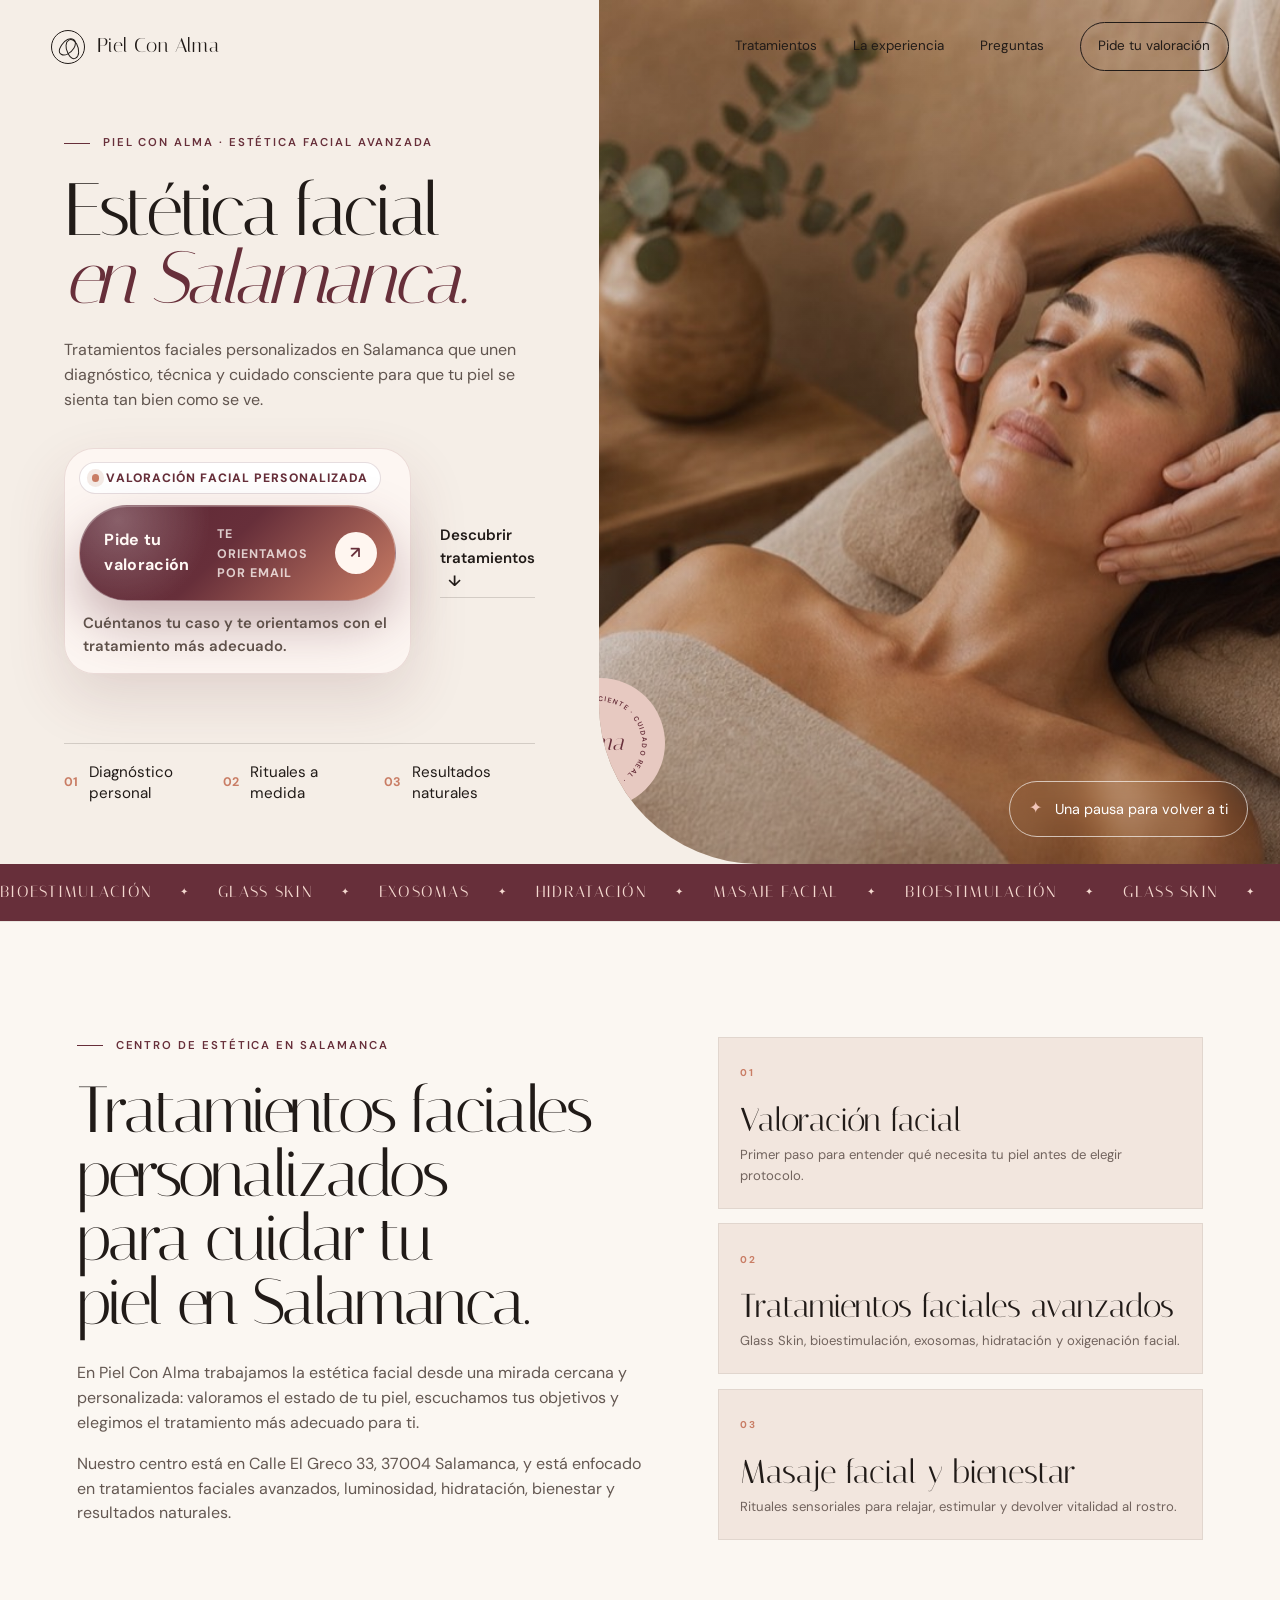
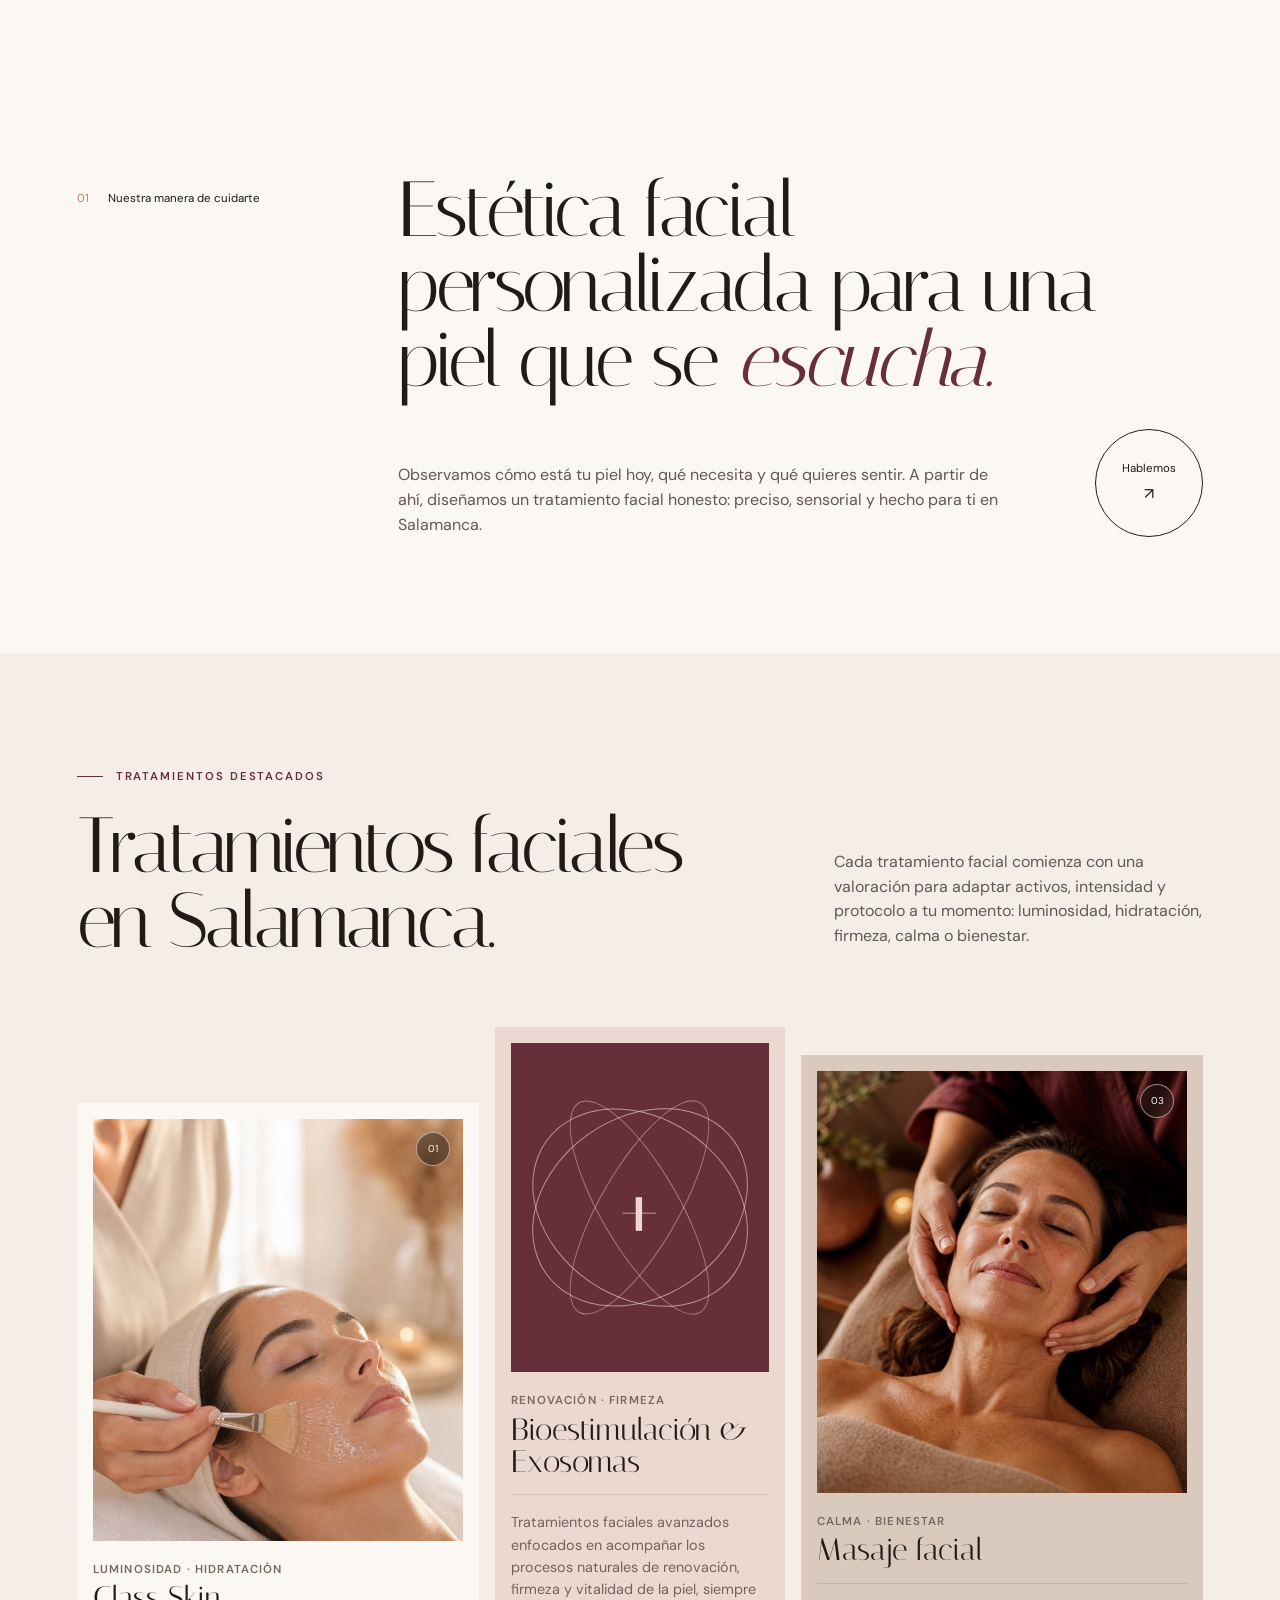
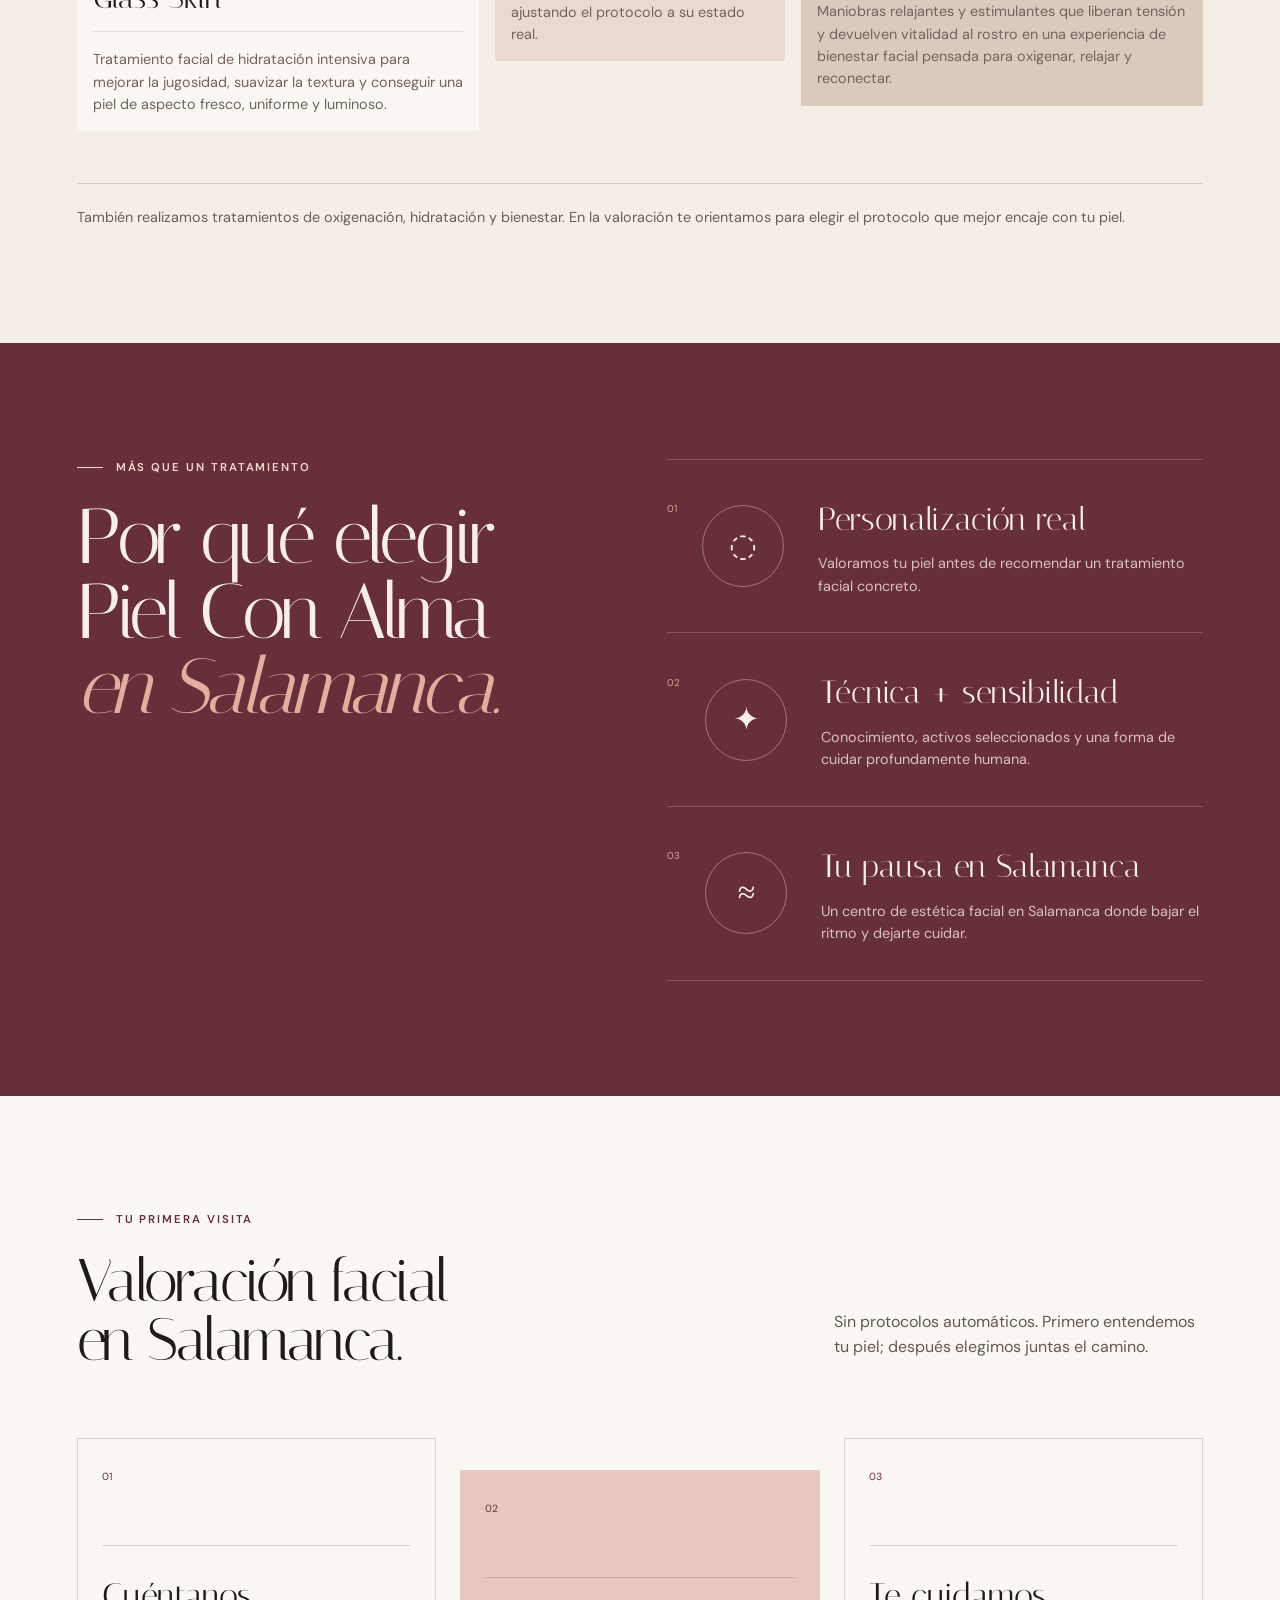
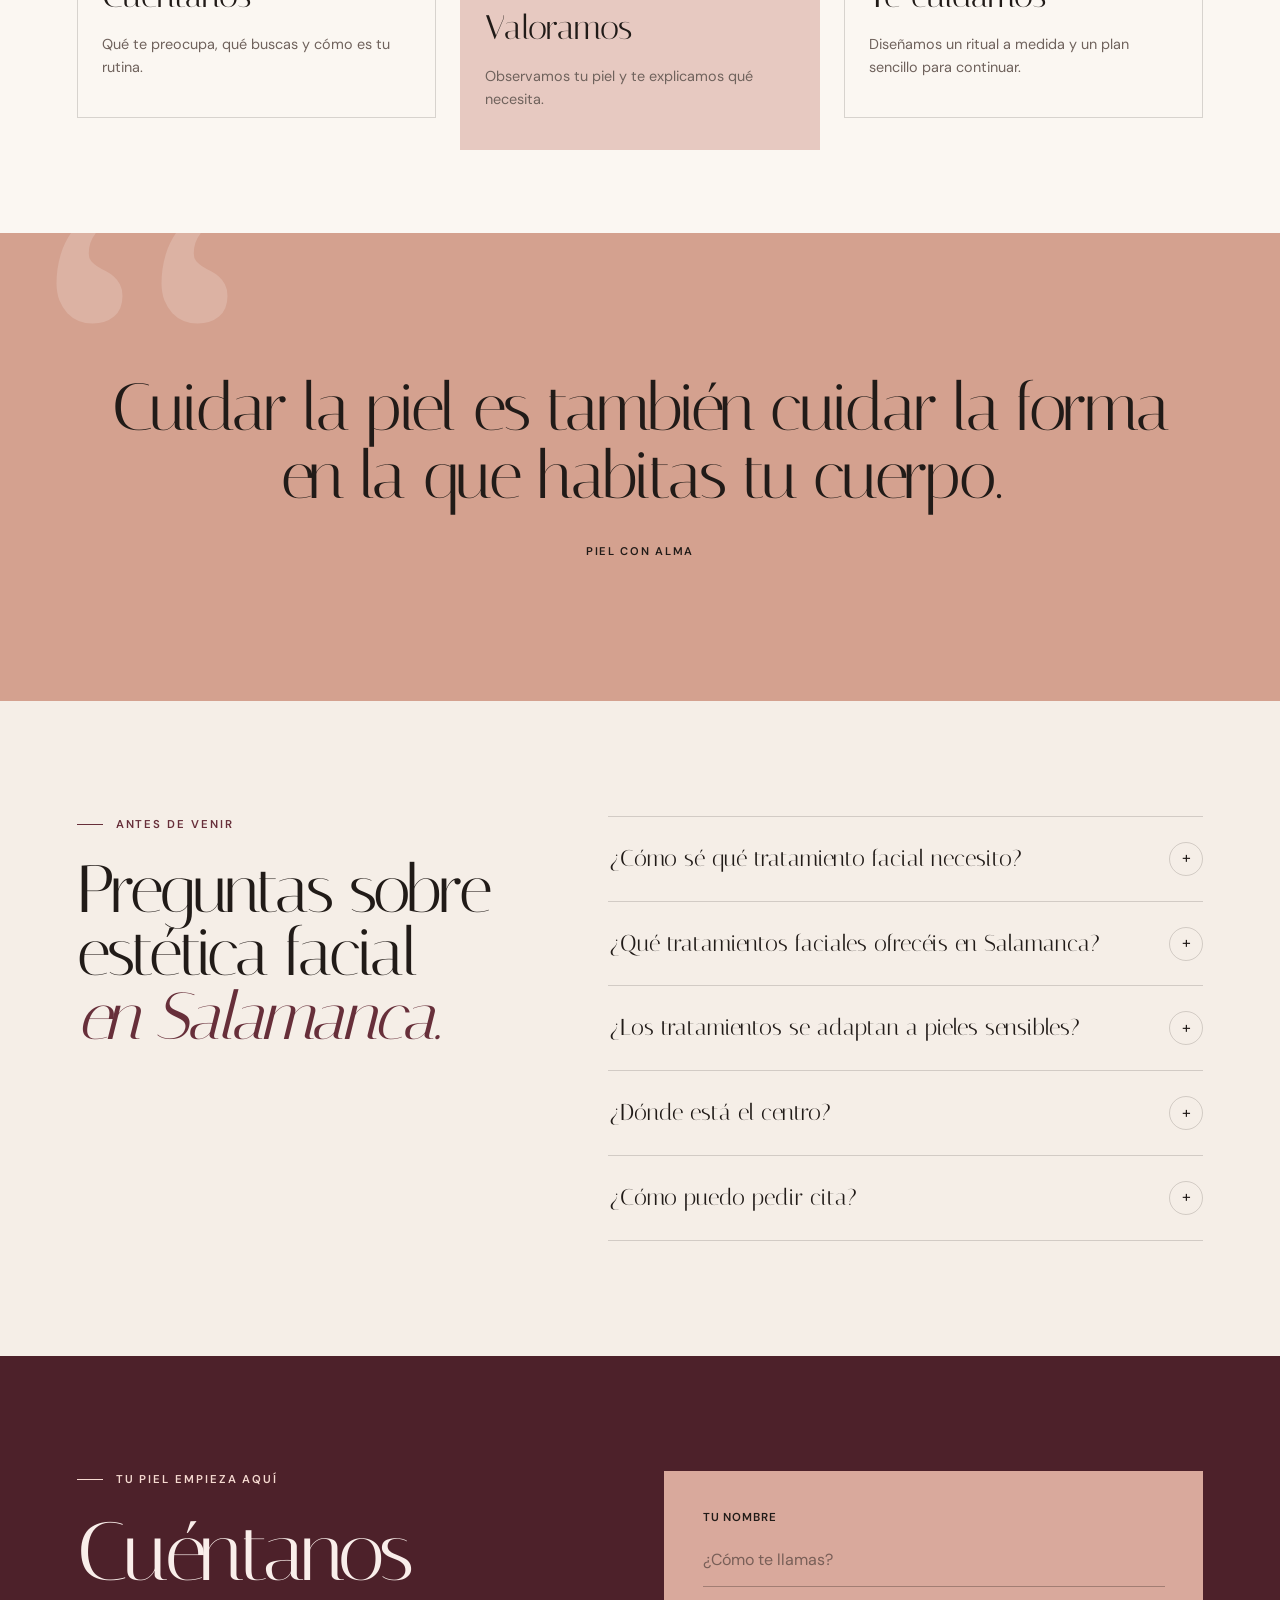
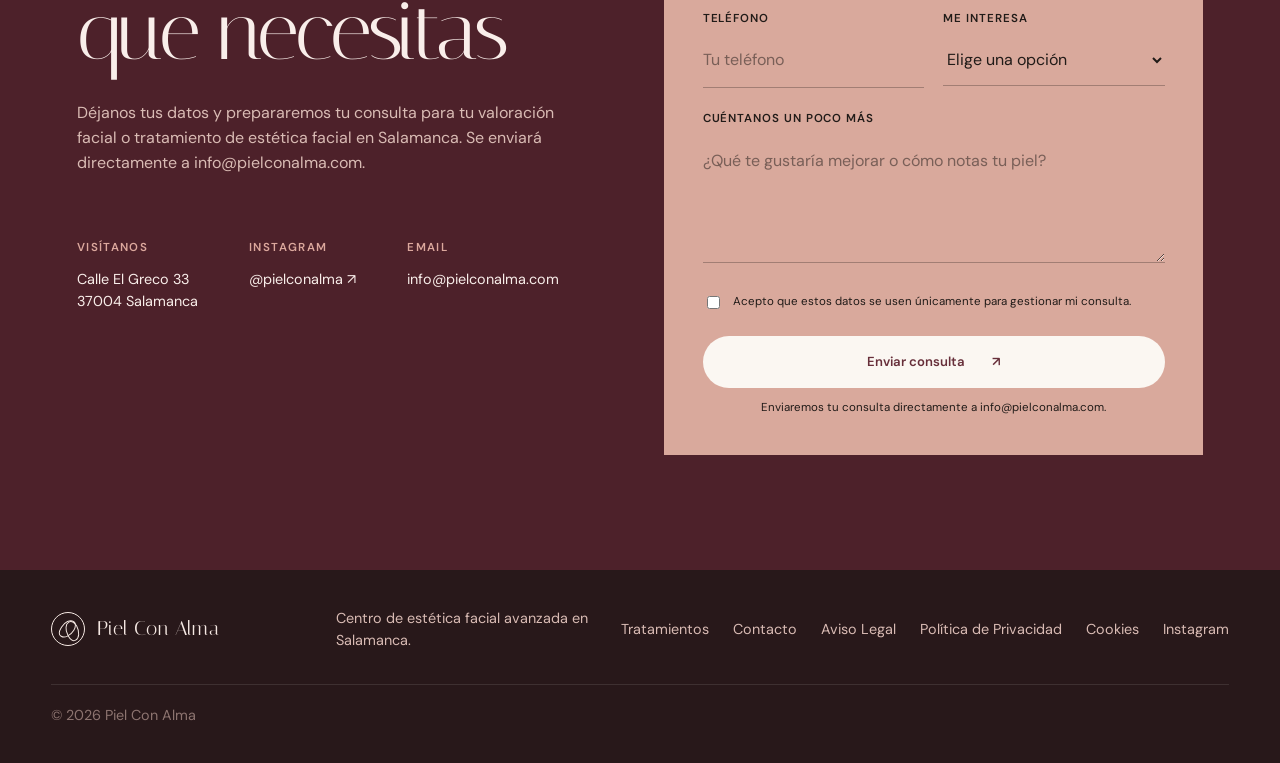
<file: index.html>
<!doctype html>
<html lang="es">
  <head>
    <meta charset="UTF-8" />
    <meta name="viewport" content="width=device-width, initial-scale=1.0" />
    <meta
      name="description"
      content="Centro de estética facial en Salamanca. Tratamientos faciales personalizados, Glass Skin, bioestimulación, exosomas, masaje facial y valoración de la piel."
    />
    <meta
      name="keywords"
      content="centro de estética Salamanca, estética facial Salamanca, tratamientos faciales Salamanca, Glass Skin Salamanca, bioestimulación facial Salamanca, exosomas facial, masaje facial Salamanca"
    />
    <meta name="robots" content="index, follow, max-image-preview:large" />
    <meta name="theme-color" content="#f5eee7" />
    <meta property="og:type" content="website" />
    <meta property="og:locale" content="es_ES" />
    <meta property="og:site_name" content="Piel Con Alma" />
    <meta property="og:title" content="Centro de estética facial en Salamanca | Piel Con Alma" />
    <meta
      property="og:description"
      content="Valoración facial personalizada y tratamientos faciales avanzados en Salamanca: Glass Skin, bioestimulación, exosomas, hidratación y masaje facial."
    />
    <meta property="og:url" content="https://piel-con-alma.vercel.app/" />
    <meta property="og:image" content="https://piel-con-alma.vercel.app/assets/hero-facial.jpg" />
    <meta name="twitter:card" content="summary_large_image" />
    <meta name="twitter:title" content="Centro de estética facial en Salamanca | Piel Con Alma" />
    <meta
      name="twitter:description"
      content="Tratamientos faciales personalizados y estética facial avanzada en Salamanca."
    />
    <meta name="twitter:image" content="https://piel-con-alma.vercel.app/assets/hero-facial.jpg" />
    <title>Centro de estética facial en Salamanca | Piel Con Alma</title>
    <link rel="icon" type="image/svg+xml" href="assets/favicon.svg" />
    <link rel="canonical" href="https://piel-con-alma.vercel.app/" />
    <link rel="preconnect" href="https://fonts.googleapis.com" />
    <link rel="preconnect" href="https://fonts.gstatic.com" crossorigin />
    <link
      href="https://fonts.googleapis.com/css2?family=DM+Sans:wght@400;500;600&family=Italiana&display=swap"
      rel="stylesheet"
    />
    <link rel="stylesheet" href="styles.css?v=2" />
    <link rel="stylesheet" href="hero-cta.css?v=2" />
    <link rel="stylesheet" href="seo.css?v=1" />
    <script type="application/ld+json">
      {
        "@context": "https://schema.org",
        "@graph": [
          {
            "@type": "BeautySalon",
            "@id": "https://piel-con-alma.vercel.app/#centro",
            "name": "Piel Con Alma",
            "description": "Centro de estética facial en Salamanca especializado en tratamientos faciales personalizados, Glass Skin, bioestimulación, exosomas, hidratación, oxigenación y masaje facial.",
            "url": "https://piel-con-alma.vercel.app/",
            "image": "https://piel-con-alma.vercel.app/assets/hero-facial.jpg",
            "email": "info@pielconalma.com",
            "priceRange": "€€",
            "address": {
              "@type": "PostalAddress",
              "streetAddress": "Calle El Greco 33",
              "postalCode": "37004",
              "addressLocality": "Salamanca",
              "addressRegion": "Castilla y León",
              "addressCountry": "ES"
            },
            "areaServed": {
              "@type": "City",
              "name": "Salamanca"
            },
            "sameAs": ["https://www.instagram.com/pielconalma/"],
            "makesOffer": [
              {
                "@type": "Offer",
                "itemOffered": {
                  "@type": "Service",
                  "name": "Valoración facial personalizada"
                }
              },
              {
                "@type": "Offer",
                "itemOffered": {
                  "@type": "Service",
                  "name": "Tratamiento facial Glass Skin"
                }
              },
              {
                "@type": "Offer",
                "itemOffered": {
                  "@type": "Service",
                  "name": "Bioestimulación y exosomas faciales"
                }
              },
              {
                "@type": "Offer",
                "itemOffered": {
                  "@type": "Service",
                  "name": "Masaje facial"
                }
              }
            ]
          },
          {
            "@type": "WebSite",
            "@id": "https://piel-con-alma.vercel.app/#website",
            "url": "https://piel-con-alma.vercel.app/",
            "name": "Piel Con Alma",
            "inLanguage": "es-ES",
            "publisher": {
              "@id": "https://piel-con-alma.vercel.app/#centro"
            }
          },
          {
            "@type": "WebPage",
            "@id": "https://piel-con-alma.vercel.app/#webpage",
            "url": "https://piel-con-alma.vercel.app/",
            "name": "Centro de estética facial en Salamanca | Piel Con Alma",
            "description": "Centro de estética facial en Salamanca con tratamientos faciales personalizados, Glass Skin, bioestimulación, exosomas, hidratación y masaje facial.",
            "isPartOf": {
              "@id": "https://piel-con-alma.vercel.app/#website"
            },
            "about": {
              "@id": "https://piel-con-alma.vercel.app/#centro"
            },
            "inLanguage": "es-ES"
          },
          {
            "@type": "FAQPage",
            "@id": "https://piel-con-alma.vercel.app/#faq",
            "mainEntity": [
              {
                "@type": "Question",
                "name": "¿Cómo sé qué tratamiento facial necesito?",
                "acceptedAnswer": {
                  "@type": "Answer",
                  "text": "En la primera visita valoramos tu piel, escuchamos tus objetivos y te recomendamos el tratamiento facial más adecuado para tu momento."
                }
              },
              {
                "@type": "Question",
                "name": "¿Qué tratamientos faciales ofrecéis en Salamanca?",
                "acceptedAnswer": {
                  "@type": "Answer",
                  "text": "Trabajamos tratamientos de luminosidad e hidratación como Glass Skin, protocolos de bioestimulación y exosomas, masaje facial, oxigenación y rituales de bienestar adaptados al estado de la piel."
                }
              },
              {
                "@type": "Question",
                "name": "¿Los tratamientos se adaptan a pieles sensibles?",
                "acceptedAnswer": {
                  "@type": "Answer",
                  "text": "Sí. Ajustamos activos, técnica e intensidad según el estado y la sensibilidad de tu piel. Durante la valoración puedes contarnos cualquier condición o tratamiento previo."
                }
              },
              {
                "@type": "Question",
                "name": "¿Dónde está el centro?",
                "acceptedAnswer": {
                  "@type": "Answer",
                  "text": "Piel Con Alma está en Calle El Greco 33, 37004 Salamanca."
                }
              }
            ]
          }
        ]
      }
    </script>
  </head>
  <body>
    <a class="skip-link" href="#contenido">Saltar al contenido</a>

    <header class="site-header" id="inicio">
      <a class="brand" href="#inicio" aria-label="Piel Con Alma, inicio">
        <span class="brand-mark" aria-hidden="true">
          <span></span>
          <span></span>
        </span>
        <span class="brand-name">Piel Con Alma</span>
      </a>

      <button class="menu-toggle" type="button" aria-expanded="false" aria-controls="main-nav">
        <span></span>
        <span></span>
        <span class="sr-only">Abrir menú</span>
      </button>

      <nav class="main-nav" id="main-nav" aria-label="Navegación principal">
        <a href="#tratamientos">Tratamientos</a>
        <a href="#experiencia">La experiencia</a>
        <a href="#preguntas">Preguntas</a>
        <a class="nav-cta" href="mailto:info@pielconalma.com?subject=Valoraci%C3%B3n%20facial%20en%20Piel%20Con%20Alma">Pide tu valoración</a>
      </nav>
    </header>

    <main id="contenido">
      <section class="hero">
        <div class="hero-copy reveal">
          <p class="eyebrow">Piel Con Alma · Estética facial avanzada</p>
          <h1>Centro de estética facial<br /><em>en Salamanca.</em></h1>
          <p class="hero-intro">
            Tratamientos faciales personalizados en Salamanca que unen diagnóstico, técnica y
            cuidado consciente para que tu piel se sienta tan bien como se ve.
          </p>
          <div class="hero-actions">
            <div class="hero-cta">
              <p class="hero-cta-kicker">Valoración facial personalizada</p>
              <a class="button button-dark hero-primary-cta" href="mailto:info@pielconalma.com?subject=Valoraci%C3%B3n%20facial%20en%20Piel%20Con%20Alma">
                <strong>Pide tu valoración</strong>
                <small>te orientamos por email</small>
                <span aria-hidden="true">↗</span>
              </a>
              <p class="hero-cta-note">Cuéntanos tu caso y te orientamos con el tratamiento más adecuado.</p>
            </div>
            <a class="text-link" href="#tratamientos">Descubrir tratamientos <span>↓</span></a>
          </div>
          <div class="hero-trust" aria-label="Valores de Piel Con Alma">
            <span>01</span>
            <p>Diagnóstico personal</p>
            <span>02</span>
            <p>Rituales a medida</p>
            <span>03</span>
            <p>Resultados naturales</p>
          </div>
        </div>

        <div class="hero-visual reveal reveal-delay">
          <div class="hero-photo">
            <img
              src="assets/hero-facial.jpg"
              alt="Tratamiento facial personalizado en Piel Con Alma, centro de estética facial en Salamanca"
            />
          </div>
          <div class="hero-stamp" aria-hidden="true">
            <svg viewBox="0 0 150 150">
              <defs>
                <path
                  id="circlePath"
                  d="M75,75 m-55,0 a55,55 0 1,1 110,0 a55,55 0 1,1 -110,0"
                />
              </defs>
              <text>
                <textPath href="#circlePath">BELLEZA CONSCIENTE · CUIDADO REAL · </textPath>
              </text>
            </svg>
            <span>alma</span>
          </div>
          <div class="hero-note">
            <span class="spark">✦</span>
            <p>Una pausa para volver a ti</p>
          </div>
        </div>
      </section>

      <div class="ticker" aria-hidden="true">
        <div class="ticker-track">
          <span>BIOESTIMULACIÓN</span><i>✦</i>
          <span>GLASS SKIN</span><i>✦</i>
          <span>EXOSOMAS</span><i>✦</i>
          <span>HIDRATACIÓN</span><i>✦</i>
          <span>MASAJE FACIAL</span><i>✦</i>
          <span>BIOESTIMULACIÓN</span><i>✦</i>
          <span>GLASS SKIN</span><i>✦</i>
          <span>EXOSOMAS</span><i>✦</i>
        </div>
      </div>

      <section class="local-seo section-pad" aria-labelledby="centro-estetica-salamanca">
        <div class="local-seo-copy reveal">
          <p class="eyebrow">Centro de estética en Salamanca</p>
          <h2 id="centro-estetica-salamanca">
            Tratamientos faciales personalizados para cuidar tu piel en Salamanca.
          </h2>
          <p>
            En Piel Con Alma trabajamos la estética facial desde una mirada cercana y personalizada:
            valoramos el estado de tu piel, escuchamos tus objetivos y elegimos el tratamiento más
            adecuado para ti.
          </p>
          <p>
            Nuestro centro está en Calle El Greco 33, 37004 Salamanca, y está enfocado en
            tratamientos faciales avanzados, luminosidad, hidratación, bienestar y resultados
            naturales.
          </p>
        </div>
        <div class="local-seo-list reveal reveal-delay" aria-label="Servicios de estética facial en Salamanca">
          <article>
            <span>01</span>
            <h3>Valoración facial</h3>
            <p>Primer paso para entender qué necesita tu piel antes de elegir protocolo.</p>
          </article>
          <article>
            <span>02</span>
            <h3>Tratamientos faciales avanzados</h3>
            <p>Glass Skin, bioestimulación, exosomas, hidratación y oxigenación facial.</p>
          </article>
          <article>
            <span>03</span>
            <h3>Masaje facial y bienestar</h3>
            <p>Rituales sensoriales para relajar, estimular y devolver vitalidad al rostro.</p>
          </article>
        </div>
      </section>

      <section class="manifesto section-pad" id="experiencia">
        <div class="manifesto-label reveal">
          <span>01</span>
          <p>Nuestra manera de cuidarte</p>
        </div>
        <div class="manifesto-copy reveal">
          <h2>Estética facial personalizada para una piel que se <em>escucha.</em></h2>
          <div class="manifesto-bottom">
            <p>
              Observamos cómo está tu piel hoy, qué necesita y qué quieres sentir. A partir de ahí,
              diseñamos un tratamiento facial honesto: preciso, sensorial y hecho para ti en
              Salamanca.
            </p>
            <a class="circle-link" href="mailto:info@pielconalma.com?subject=Valoraci%C3%B3n%20facial%20en%20Piel%20Con%20Alma" aria-label="Pedir una valoración por email">
              <span>Hablemos</span>
              <b>↗</b>
            </a>
          </div>
        </div>
      </section>

      <section class="treatments section-pad" id="tratamientos">
        <div class="section-heading reveal">
          <div>
            <p class="eyebrow">Tratamientos destacados</p>
            <h2>Tratamientos faciales<br />en Salamanca.</h2>
          </div>
          <p>
            Cada tratamiento facial comienza con una valoración para adaptar activos, intensidad y
            protocolo a tu momento: luminosidad, hidratación, firmeza, calma o bienestar.
          </p>
        </div>

        <div class="treatment-grid">
          <article class="treatment-card treatment-card-large reveal">
            <div class="card-image">
              <img
                src="assets/glass-skin.jpg"
                alt="Aplicación de un tratamiento hidratante Glass Skin"
                loading="lazy"
              />
              <span class="card-index">01</span>
            </div>
            <div class="card-copy">
              <div>
                <p>Luminosidad · Hidratación</p>
                <h3>Glass Skin</h3>
              </div>
              <a href="mailto:info@pielconalma.com?subject=Consulta%20sobre%20Glass%20Skin" aria-label="Consultar sobre Glass Skin por email">↗</a>
            </div>
            <p class="card-description">
              Tratamiento facial de hidratación intensiva para una piel de aspecto fresco,
              uniforme y luminoso.
            </p>
          </article>

          <article class="treatment-card reveal reveal-delay">
            <div class="card-orbit" aria-hidden="true">
              <span class="orbit-one"></span>
              <span class="orbit-two"></span>
              <strong>+</strong>
            </div>
            <div class="card-copy">
              <div>
                <p>Renovación · Firmeza</p>
                <h3>Bioestimulación &amp; Exosomas</h3>
              </div>
              <a href="mailto:info@pielconalma.com?subject=Consulta%20sobre%20bioestimulaci%C3%B3n%20y%20exosomas" aria-label="Consultar sobre bioestimulación y exosomas por email">↗</a>
            </div>
            <p class="card-description">
              Tratamientos faciales avanzados enfocados en acompañar los procesos naturales de
              renovación, firmeza y vitalidad de la piel.
            </p>
          </article>

          <article class="treatment-card treatment-card-photo reveal">
            <div class="card-image">
              <img
                src="assets/masaje-facial.jpg"
                alt="Mujer disfrutando de un masaje facial"
                loading="lazy"
              />
              <span class="card-index">03</span>
            </div>
            <div class="card-copy">
              <div>
                <p>Calma · Bienestar</p>
                <h3>Masaje facial</h3>
              </div>
              <a href="mailto:info@pielconalma.com?subject=Consulta%20sobre%20masaje%20facial" aria-label="Consultar sobre masaje facial por email">↗</a>
            </div>
            <p class="card-description">
              Maniobras relajantes y estimulantes que liberan tensión y devuelven vitalidad al
              rostro en una experiencia de bienestar facial.
            </p>
          </article>
        </div>

        <div class="treatment-footer reveal">
          <p>También realizamos tratamientos de oxigenación, hidratación y bienestar.</p>
          <a class="button button-outline" href="mailto:info@pielconalma.com?subject=Quiero%20encontrar%20mi%20tratamiento%20facial">Encontrar mi tratamiento</a>
        </div>
      </section>

      <section class="benefits">
        <div class="benefit-intro reveal">
          <p class="eyebrow light">Más que un tratamiento</p>
          <h2>Por qué elegir Piel Con Alma<br /><em>en Salamanca.</em></h2>
        </div>
        <div class="benefit-list">
          <article class="benefit-item reveal">
            <span>01</span>
            <div class="benefit-icon" aria-hidden="true">◌</div>
            <div>
              <h3>Personalización real</h3>
              <p>Valoramos tu piel antes de recomendar un tratamiento facial concreto.</p>
            </div>
          </article>
          <article class="benefit-item reveal">
            <span>02</span>
            <div class="benefit-icon" aria-hidden="true">✦</div>
            <div>
              <h3>Técnica + sensibilidad</h3>
              <p>Conocimiento, activos seleccionados y una forma de cuidar profundamente humana.</p>
            </div>
          </article>
          <article class="benefit-item reveal">
            <span>03</span>
            <div class="benefit-icon" aria-hidden="true">≈</div>
            <div>
              <h3>Tu pausa en Salamanca</h3>
              <p>Un centro de estética facial en Salamanca donde bajar el ritmo y dejarte cuidar.</p>
            </div>
          </article>
        </div>
      </section>

      <section class="journey section-pad">
        <div class="section-heading compact reveal">
          <div>
            <p class="eyebrow">Tu primera visita</p>
            <h2>Tu primera valoración facial<br />en Salamanca.</h2>
          </div>
          <p>
            Sin protocolos automáticos. Primero entendemos tu piel; después elegimos juntas el
            camino.
          </p>
        </div>

        <ol class="journey-steps">
          <li class="reveal">
            <span>01</span>
            <div class="step-line"></div>
            <h3>Cuéntanos</h3>
            <p>Qué te preocupa, qué buscas y cómo es tu rutina.</p>
          </li>
          <li class="reveal reveal-delay">
            <span>02</span>
            <div class="step-line"></div>
            <h3>Valoramos</h3>
            <p>Observamos tu piel y te explicamos qué necesita.</p>
          </li>
          <li class="reveal">
            <span>03</span>
            <div class="step-line"></div>
            <h3>Te cuidamos</h3>
            <p>Diseñamos un ritual a medida y un plan sencillo para continuar.</p>
          </li>
        </ol>
      </section>

      <section class="quote-section">
        <div class="quote-mark" aria-hidden="true">“</div>
        <blockquote class="reveal">
          Cuidar la piel es también cuidar la forma en la que habitas tu cuerpo.
        </blockquote>
        <p>Piel Con Alma</p>
      </section>

      <section class="faq section-pad" id="preguntas">
        <div class="faq-title reveal">
          <p class="eyebrow">Antes de venir</p>
          <h2>Preguntas sobre estética facial<br /><em>en Salamanca.</em></h2>
        </div>
        <div class="faq-list reveal">
          <details>
            <summary>
              ¿Cómo sé qué tratamiento facial necesito?
              <span aria-hidden="true">+</span>
            </summary>
            <p>
              No tienes que elegirlo sola. En la primera visita valoramos tu piel, escuchamos tus
              objetivos y te recomendamos el tratamiento facial más adecuado para tu momento.
            </p>
          </details>
          <details>
            <summary>
              ¿Qué tratamientos faciales ofrecéis en Salamanca?
              <span aria-hidden="true">+</span>
            </summary>
            <p>
              Trabajamos tratamientos de luminosidad e hidratación como Glass Skin, protocolos de
              bioestimulación y exosomas, masaje facial, oxigenación y rituales de bienestar
              adaptados al estado de la piel.
            </p>
          </details>
          <details>
            <summary>
              ¿Los tratamientos se adaptan a pieles sensibles?
              <span aria-hidden="true">+</span>
            </summary>
            <p>
              Sí. Ajustamos activos, técnica e intensidad según el estado y la sensibilidad de tu
              piel. Cuéntanos cualquier condición o tratamiento previo durante la valoración.
            </p>
          </details>
          <details>
            <summary>
              ¿Dónde está el centro?
              <span aria-hidden="true">+</span>
            </summary>
            <p>
              Piel Con Alma está en Calle El Greco 33, 37004 Salamanca. Puedes abrir la ubicación
              desde el enlace del pie de página.
            </p>
          </details>
          <details>
            <summary>
              ¿Cómo puedo pedir cita?
              <span aria-hidden="true">+</span>
            </summary>
            <p>
              Completa el formulario de esta página y se abrirá un email dirigido a
              info@pielconalma.com con tu consulta preparada.
            </p>
          </details>
        </div>
      </section>

      <section class="contact" id="contacto">
        <div class="contact-copy reveal">
          <p class="eyebrow light">Tu piel empieza aquí</p>
          <h2>Nos cuentas qué necesitas</h2>
          <p>
            Déjanos tus datos y prepararemos tu consulta para tu valoración facial o tratamiento
            de estética facial en Salamanca. Se enviará directamente a info@pielconalma.com.
          </p>
          <div class="contact-details">
            <a
              href="https://www.google.com/maps/search/?api=1&query=Calle+El+Greco+33+37004+Salamanca"
              target="_blank"
              rel="noreferrer"
            >
              <span>Visítanos</span>
              Calle El Greco 33<br />37004 Salamanca
            </a>
            <a href="https://www.instagram.com/pielconalma/" target="_blank" rel="noreferrer">
              <span>Instagram</span>
              @pielconalma ↗
            </a>
            <a href="mailto:info@pielconalma.com">
              <span>Email</span>
              info@pielconalma.com
            </a>
          </div>
        </div>

        <form class="contact-form reveal reveal-delay" id="contact-form" action="mailto:info@pielconalma.com" method="post" enctype="text/plain">
          <div class="field">
            <label for="name">Tu nombre</label>
            <input id="name" name="name" type="text" autocomplete="name" placeholder="¿Cómo te llamas?" required />
          </div>
          <div class="field-row">
            <div class="field">
              <label for="phone">Teléfono</label>
              <input id="phone" name="phone" type="tel" autocomplete="tel" placeholder="Tu teléfono" required />
            </div>
            <div class="field">
              <label for="treatment">Me interesa</label>
              <select id="treatment" name="treatment" required>
                <option value="" selected disabled>Elige una opción</option>
                <option>Valoración facial</option>
                <option>Glass Skin</option>
                <option>Bioestimulación / Exosomas</option>
                <option>Masaje facial</option>
                <option>Otro tratamiento</option>
              </select>
            </div>
          </div>
          <div class="field">
            <label for="message">Cuéntanos un poco más</label>
            <textarea
              id="message"
              name="message"
              rows="4"
              placeholder="¿Qué te gustaría mejorar o cómo notas tu piel?"
            ></textarea>
          </div>
          <label class="privacy">
            <input type="checkbox" required />
            <span>Acepto que estos datos se usen únicamente para gestionar mi consulta.</span>
          </label>
          <button class="button button-light" type="submit">
            Enviar consulta por email
            <span aria-hidden="true">↗</span>
          </button>
          <p class="form-note">Se abrirá tu correo con el mensaje preparado.</p>

          <div class="form-success" id="form-success" role="status" aria-live="polite">
            <span>✓</span>
            <div>
              <strong>Tu mensaje está preparado.</strong>
              <p>Se ha abierto tu email. Si no lo ves, copia el mensaje o pulsa el botón para abrirlo de nuevo.</p>
              <button type="button" id="copy-message">Copiar mensaje</button>
              <a id="open-email" href="mailto:info@pielconalma.com">
                Abrir email ↗
              </a>
            </div>
          </div>
        </form>
      </section>
    </main>

    <footer>
      <a class="brand footer-brand" href="#inicio">
        <span class="brand-mark" aria-hidden="true"><span></span><span></span></span>
        <span class="brand-name">Piel Con Alma</span>
      </a>
      <p>Centro de estética facial avanzada en Salamanca.</p>
      <div class="footer-links">
        <a href="#tratamientos">Tratamientos</a>
        <a href="#contacto">Contacto</a>
        <a href="/aviso-legal.html">Aviso Legal</a>
        <a href="/politica-privacidad.html">Política de Privacidad</a>
        <a href="/cookies.html">Cookies</a>
        <a href="https://www.instagram.com/pielconalma/" rel="noopener noreferrer">Instagram</a>
      </div>
      <p class="copyright">© <span id="year"></span> Piel Con Alma</p>
    </footer>

    <script src="script.js?v=3"></script>
  </body>
</html>
</file>
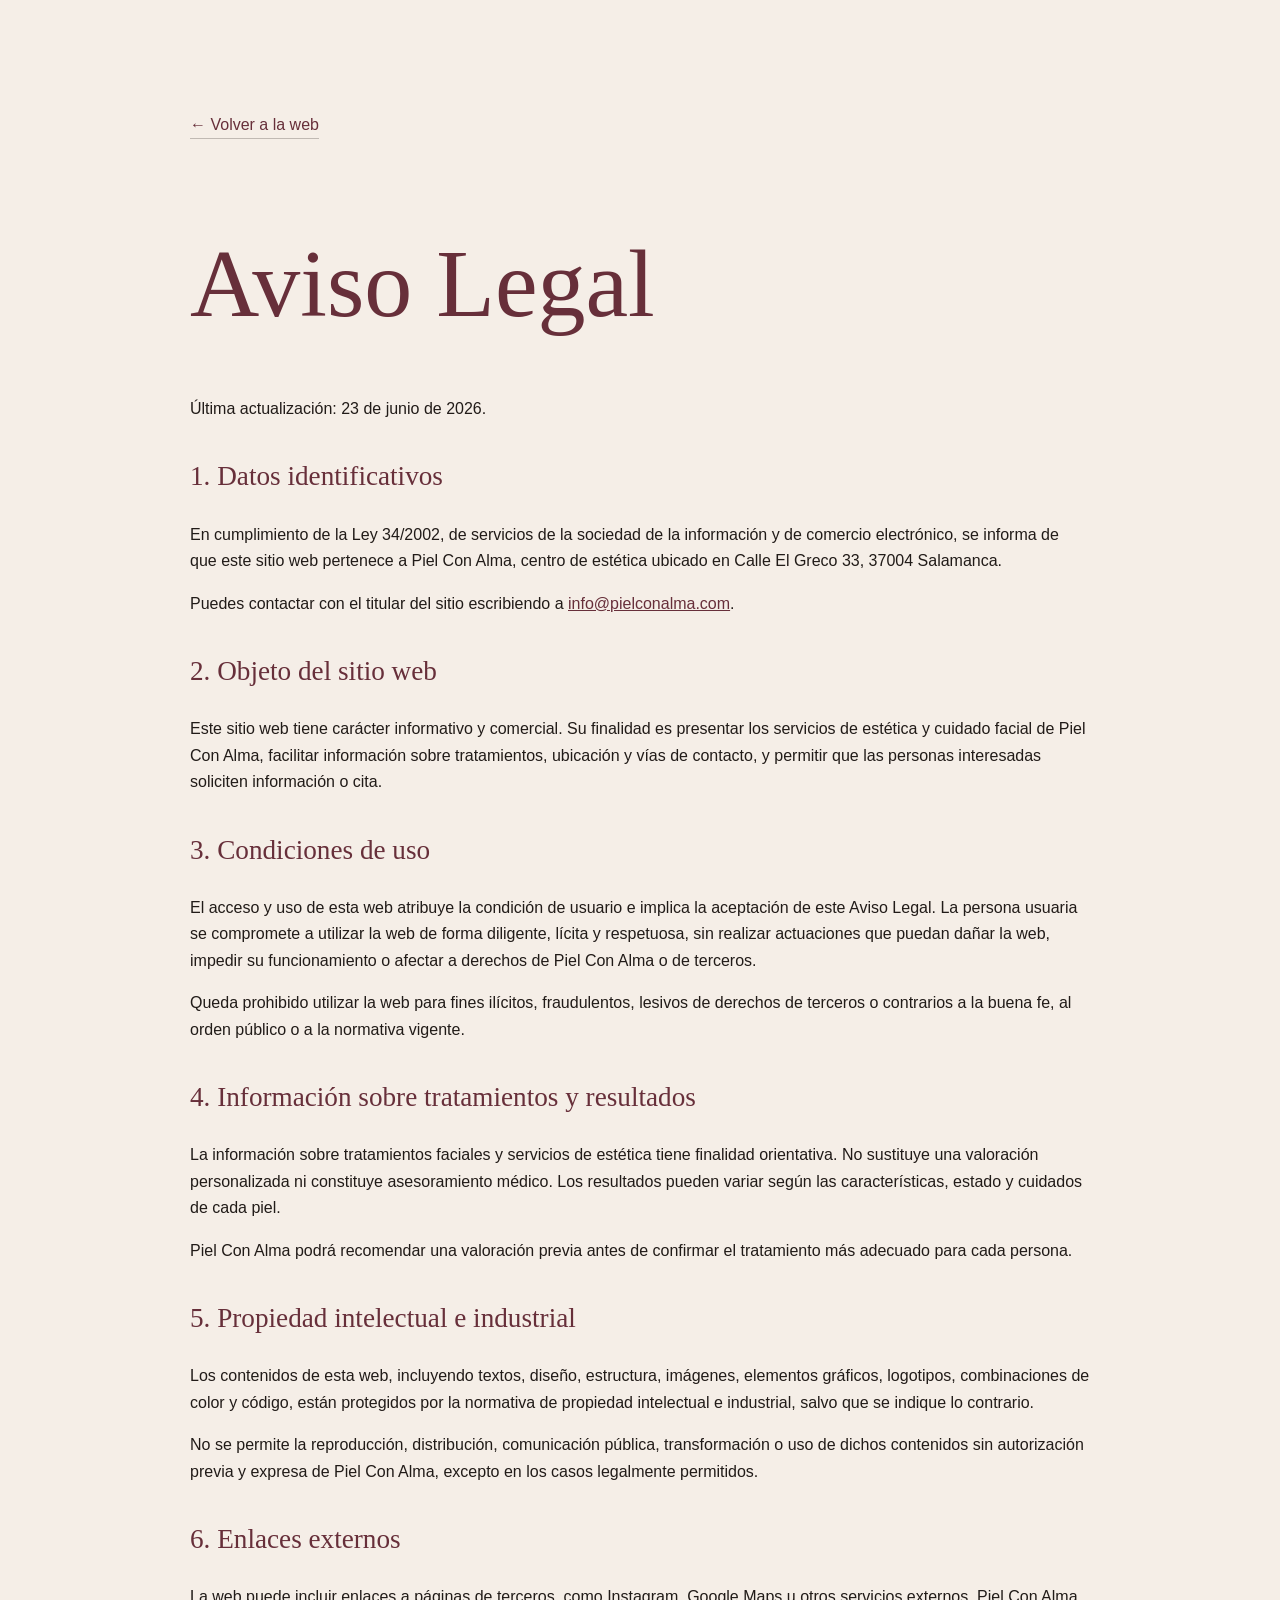
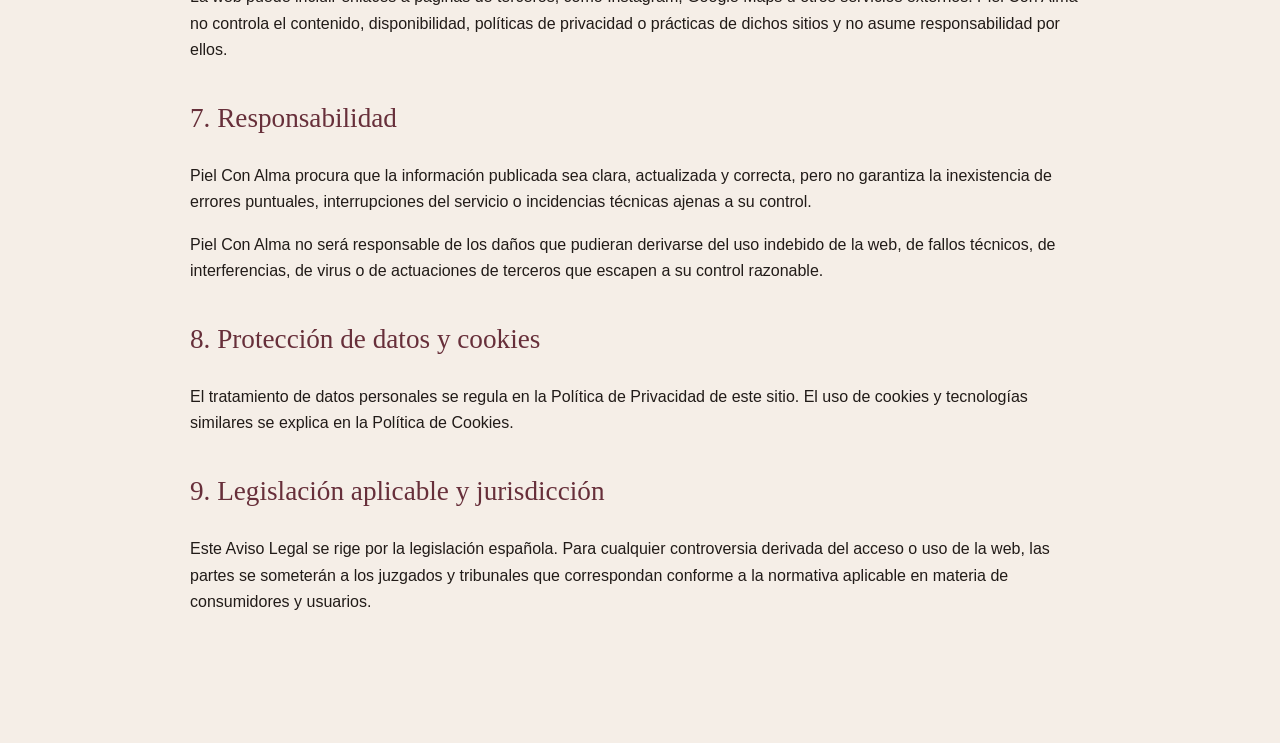
<file: aviso-legal.html>
<!doctype html>
<html lang="es">
  <head>
    <meta charset="UTF-8" />
    <meta name="viewport" content="width=device-width, initial-scale=1.0" />
    <meta name="robots" content="noindex" />
    <title>Aviso Legal · Piel Con Alma</title>
    <link rel="icon" type="image/svg+xml" href="/assets/favicon.svg" />
    <style>
      body{margin:0;font-family:Arial,sans-serif;color:#211b18;background:#f5eee7;line-height:1.65}main{width:min(900px,calc(100% - 2.5rem));margin:0 auto;padding:clamp(4rem,9vw,7rem) 0}h1{color:#672f3a;font-family:Georgia,serif;font-size:clamp(3rem,8vw,6rem);font-weight:400;line-height:1}h2{margin-top:2rem;color:#672f3a;font-family:Georgia,serif;font-size:1.7rem;font-weight:400}a{color:#672f3a}.back{display:inline-block;margin-bottom:2rem;text-decoration:none;border-bottom:1px solid rgba(33,27,24,.25)}
    </style>
  </head>
  <body><main>
    <a class="back" href="/">← Volver a la web</a>
    <h1>Aviso Legal</h1>
    <p>Última actualización: 23 de junio de 2026.</p>
    <h2>1. Datos identificativos</h2>
    <p>En cumplimiento de la Ley 34/2002, de servicios de la sociedad de la información y de comercio electrónico, se informa de que este sitio web pertenece a Piel Con Alma, centro de estética ubicado en Calle El Greco 33, 37004 Salamanca.</p>
    <p>Puedes contactar con el titular del sitio escribiendo a <a href="mailto:info@pielconalma.com">info@pielconalma.com</a>.</p>
    <h2>2. Objeto del sitio web</h2>
    <p>Este sitio web tiene carácter informativo y comercial. Su finalidad es presentar los servicios de estética y cuidado facial de Piel Con Alma, facilitar información sobre tratamientos, ubicación y vías de contacto, y permitir que las personas interesadas soliciten información o cita.</p>
    <h2>3. Condiciones de uso</h2>
    <p>El acceso y uso de esta web atribuye la condición de usuario e implica la aceptación de este Aviso Legal. La persona usuaria se compromete a utilizar la web de forma diligente, lícita y respetuosa, sin realizar actuaciones que puedan dañar la web, impedir su funcionamiento o afectar a derechos de Piel Con Alma o de terceros.</p>
    <p>Queda prohibido utilizar la web para fines ilícitos, fraudulentos, lesivos de derechos de terceros o contrarios a la buena fe, al orden público o a la normativa vigente.</p>
    <h2>4. Información sobre tratamientos y resultados</h2>
    <p>La información sobre tratamientos faciales y servicios de estética tiene finalidad orientativa. No sustituye una valoración personalizada ni constituye asesoramiento médico. Los resultados pueden variar según las características, estado y cuidados de cada piel.</p>
    <p>Piel Con Alma podrá recomendar una valoración previa antes de confirmar el tratamiento más adecuado para cada persona.</p>
    <h2>5. Propiedad intelectual e industrial</h2>
    <p>Los contenidos de esta web, incluyendo textos, diseño, estructura, imágenes, elementos gráficos, logotipos, combinaciones de color y código, están protegidos por la normativa de propiedad intelectual e industrial, salvo que se indique lo contrario.</p>
    <p>No se permite la reproducción, distribución, comunicación pública, transformación o uso de dichos contenidos sin autorización previa y expresa de Piel Con Alma, excepto en los casos legalmente permitidos.</p>
    <h2>6. Enlaces externos</h2>
    <p>La web puede incluir enlaces a páginas de terceros, como Instagram, Google Maps u otros servicios externos. Piel Con Alma no controla el contenido, disponibilidad, políticas de privacidad o prácticas de dichos sitios y no asume responsabilidad por ellos.</p>
    <h2>7. Responsabilidad</h2>
    <p>Piel Con Alma procura que la información publicada sea clara, actualizada y correcta, pero no garantiza la inexistencia de errores puntuales, interrupciones del servicio o incidencias técnicas ajenas a su control.</p>
    <p>Piel Con Alma no será responsable de los daños que pudieran derivarse del uso indebido de la web, de fallos técnicos, de interferencias, de virus o de actuaciones de terceros que escapen a su control razonable.</p>
    <h2>8. Protección de datos y cookies</h2>
    <p>El tratamiento de datos personales se regula en la Política de Privacidad de este sitio. El uso de cookies y tecnologías similares se explica en la Política de Cookies.</p>
    <h2>9. Legislación aplicable y jurisdicción</h2>
    <p>Este Aviso Legal se rige por la legislación española. Para cualquier controversia derivada del acceso o uso de la web, las partes se someterán a los juzgados y tribunales que correspondan conforme a la normativa aplicable en materia de consumidores y usuarios.</p>
  </main></body>
</html>
</file>
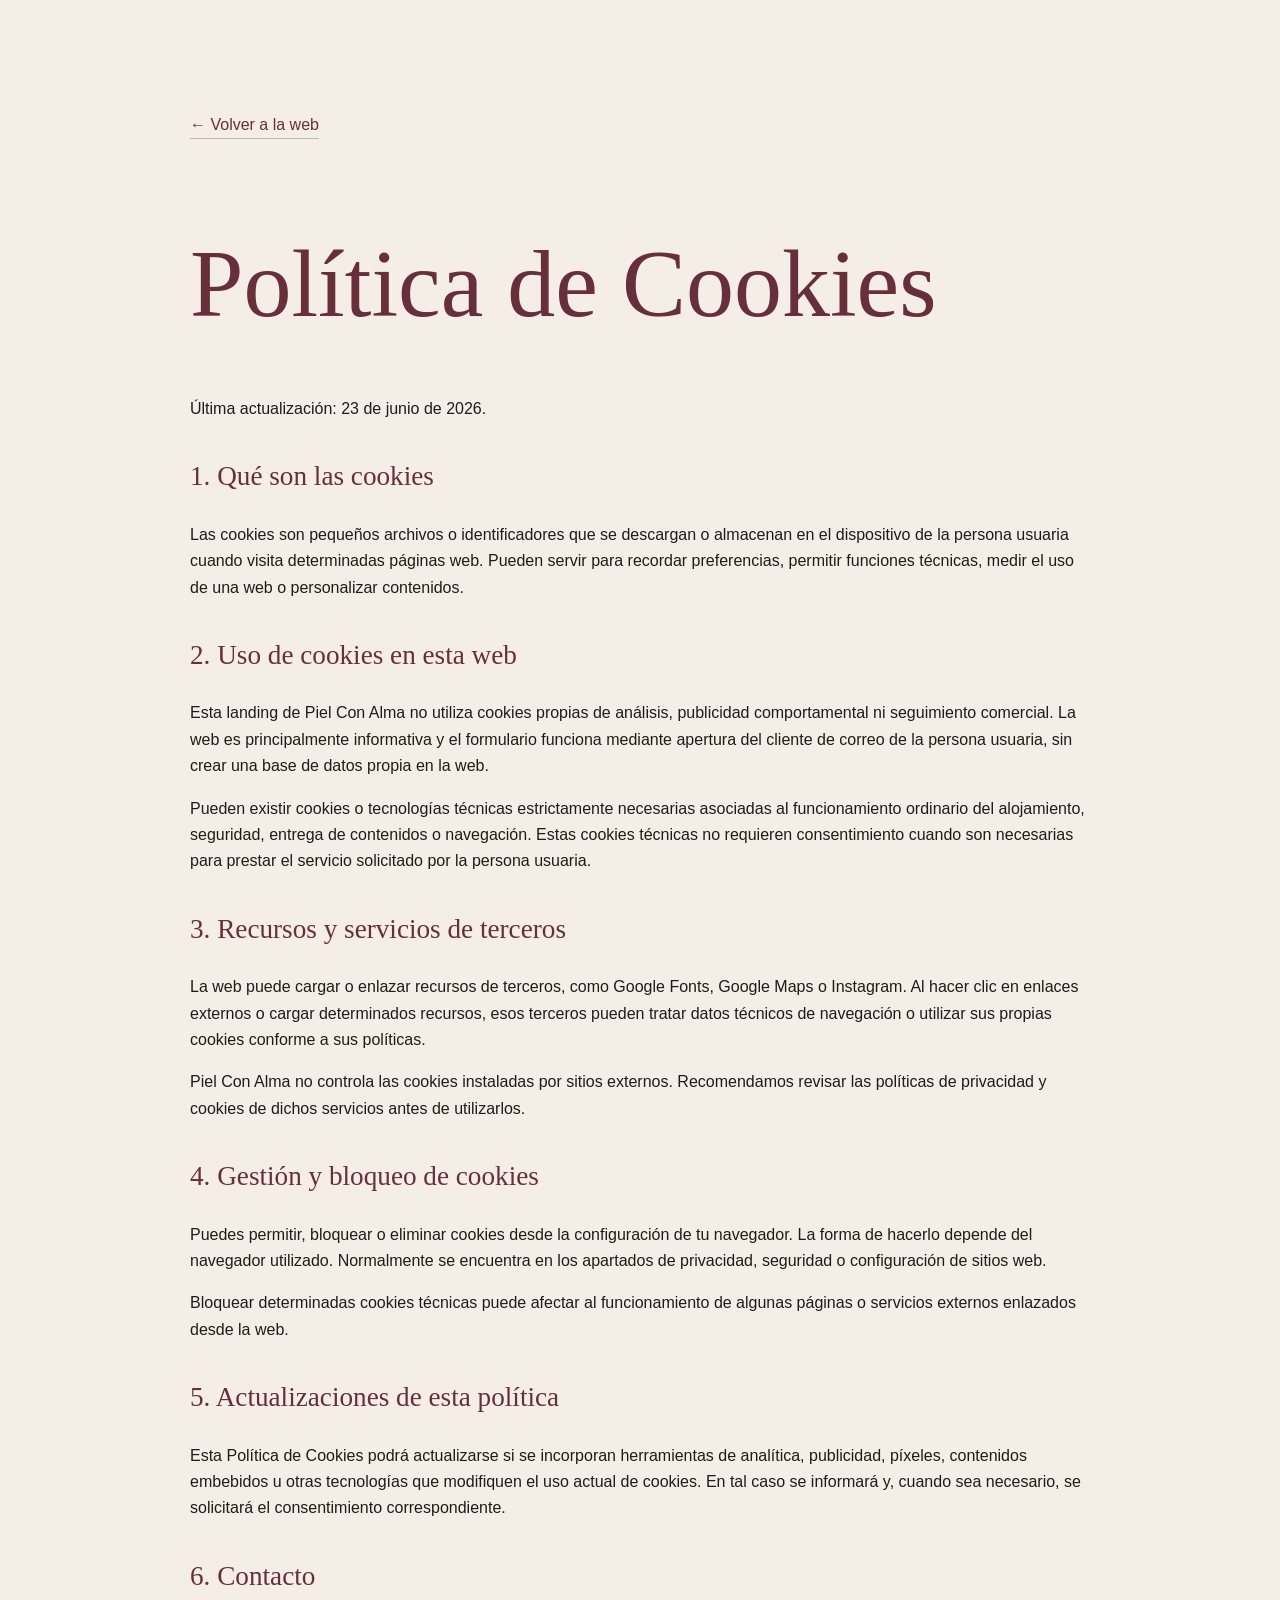
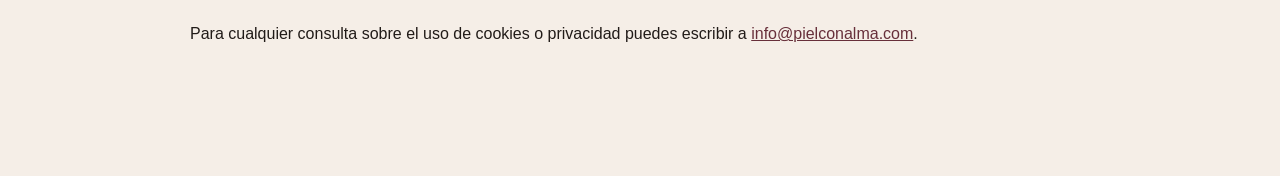
<file: cookies.html>
<!doctype html>
<html lang="es">
  <head>
    <meta charset="UTF-8" />
    <meta name="viewport" content="width=device-width, initial-scale=1.0" />
    <meta name="robots" content="noindex" />
    <title>Política de Cookies · Piel Con Alma</title>
    <link rel="icon" type="image/svg+xml" href="/assets/favicon.svg" />
    <style>
      body{margin:0;font-family:Arial,sans-serif;color:#211b18;background:#f5eee7;line-height:1.65}main{width:min(900px,calc(100% - 2.5rem));margin:0 auto;padding:clamp(4rem,9vw,7rem) 0}h1{color:#672f3a;font-family:Georgia,serif;font-size:clamp(3rem,8vw,6rem);font-weight:400;line-height:1}h2{margin-top:2rem;color:#672f3a;font-family:Georgia,serif;font-size:1.7rem;font-weight:400}a{color:#672f3a}.back{display:inline-block;margin-bottom:2rem;text-decoration:none;border-bottom:1px solid rgba(33,27,24,.25)}
    </style>
  </head>
  <body><main>
    <a class="back" href="/">← Volver a la web</a>
    <h1>Política de Cookies</h1>
    <p>Última actualización: 23 de junio de 2026.</p>
    <h2>1. Qué son las cookies</h2>
    <p>Las cookies son pequeños archivos o identificadores que se descargan o almacenan en el dispositivo de la persona usuaria cuando visita determinadas páginas web. Pueden servir para recordar preferencias, permitir funciones técnicas, medir el uso de una web o personalizar contenidos.</p>
    <h2>2. Uso de cookies en esta web</h2>
    <p>Esta landing de Piel Con Alma no utiliza cookies propias de análisis, publicidad comportamental ni seguimiento comercial. La web es principalmente informativa y el formulario funciona mediante apertura del cliente de correo de la persona usuaria, sin crear una base de datos propia en la web.</p>
    <p>Pueden existir cookies o tecnologías técnicas estrictamente necesarias asociadas al funcionamiento ordinario del alojamiento, seguridad, entrega de contenidos o navegación. Estas cookies técnicas no requieren consentimiento cuando son necesarias para prestar el servicio solicitado por la persona usuaria.</p>
    <h2>3. Recursos y servicios de terceros</h2>
    <p>La web puede cargar o enlazar recursos de terceros, como Google Fonts, Google Maps o Instagram. Al hacer clic en enlaces externos o cargar determinados recursos, esos terceros pueden tratar datos técnicos de navegación o utilizar sus propias cookies conforme a sus políticas.</p>
    <p>Piel Con Alma no controla las cookies instaladas por sitios externos. Recomendamos revisar las políticas de privacidad y cookies de dichos servicios antes de utilizarlos.</p>
    <h2>4. Gestión y bloqueo de cookies</h2>
    <p>Puedes permitir, bloquear o eliminar cookies desde la configuración de tu navegador. La forma de hacerlo depende del navegador utilizado. Normalmente se encuentra en los apartados de privacidad, seguridad o configuración de sitios web.</p>
    <p>Bloquear determinadas cookies técnicas puede afectar al funcionamiento de algunas páginas o servicios externos enlazados desde la web.</p>
    <h2>5. Actualizaciones de esta política</h2>
    <p>Esta Política de Cookies podrá actualizarse si se incorporan herramientas de analítica, publicidad, píxeles, contenidos embebidos u otras tecnologías que modifiquen el uso actual de cookies. En tal caso se informará y, cuando sea necesario, se solicitará el consentimiento correspondiente.</p>
    <h2>6. Contacto</h2>
    <p>Para cualquier consulta sobre el uso de cookies o privacidad puedes escribir a <a href="mailto:info@pielconalma.com">info@pielconalma.com</a>.</p>
  </main></body>
</html>
</file>
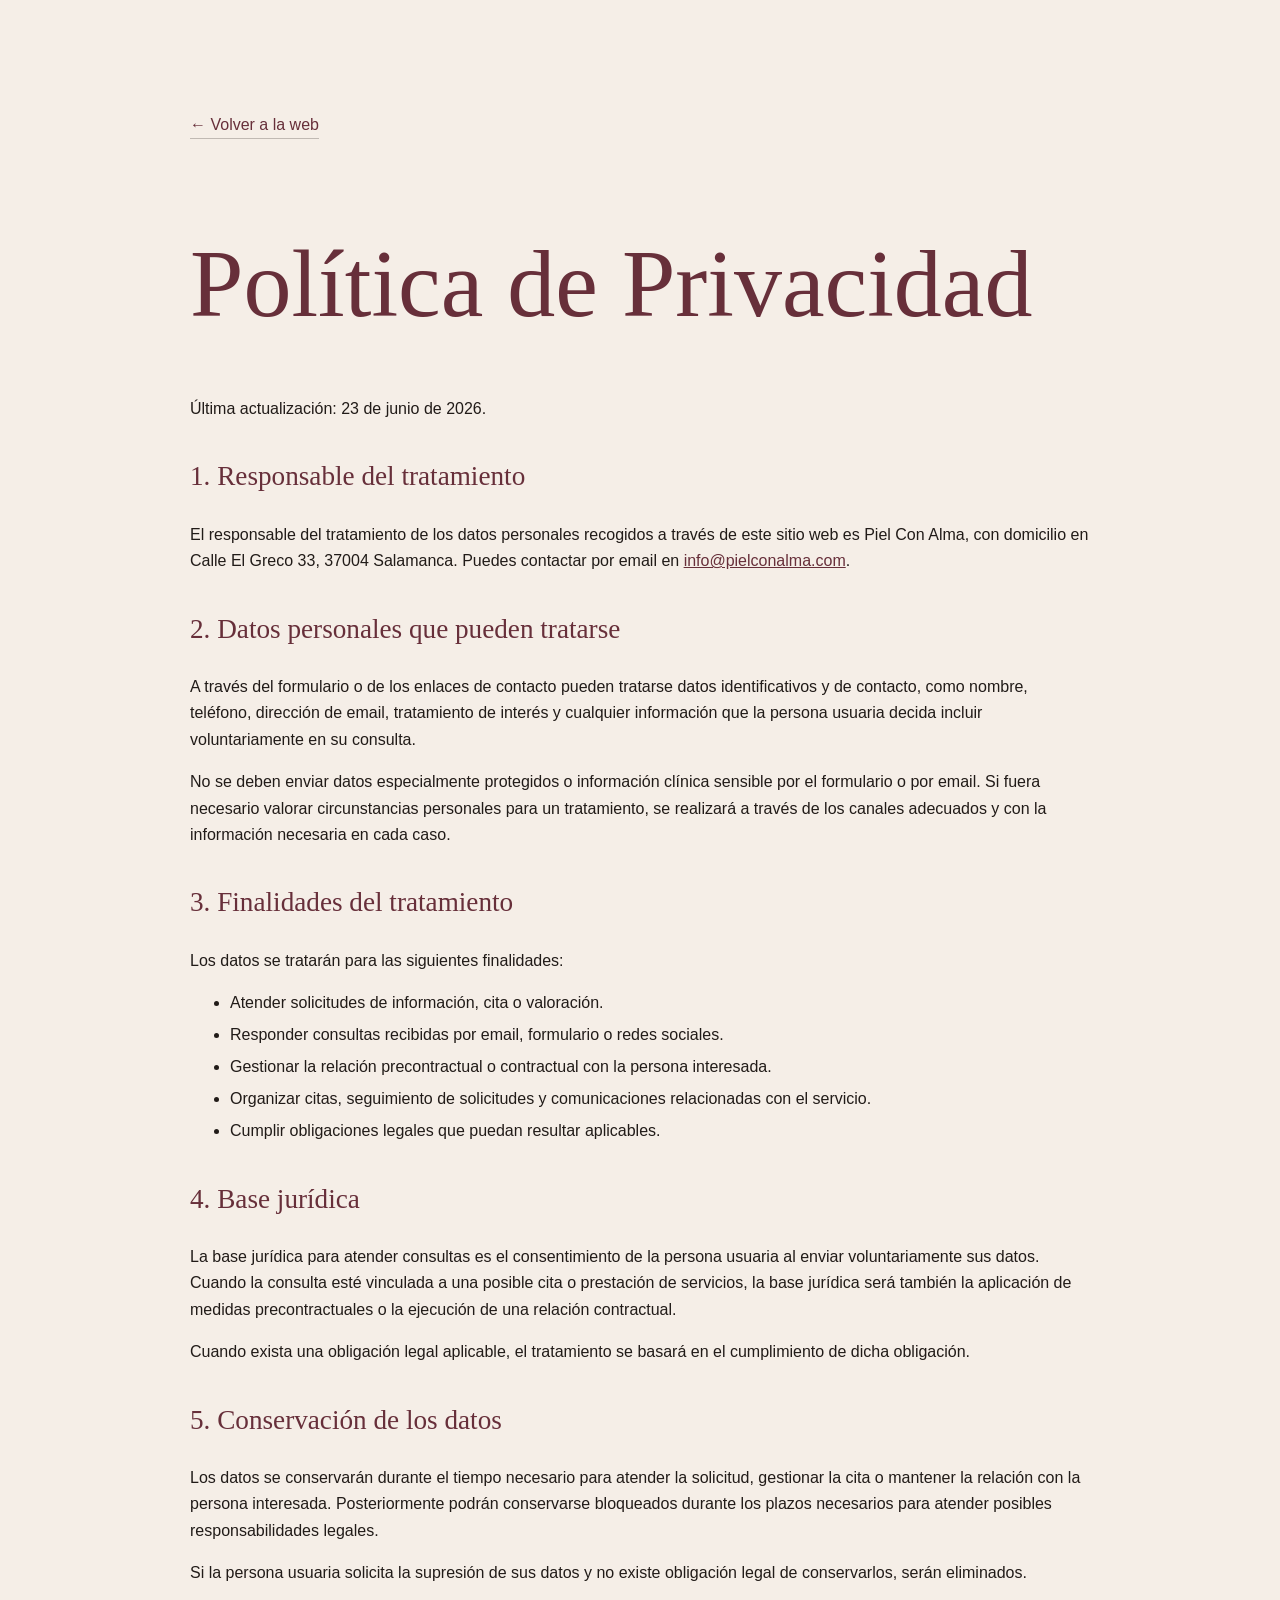
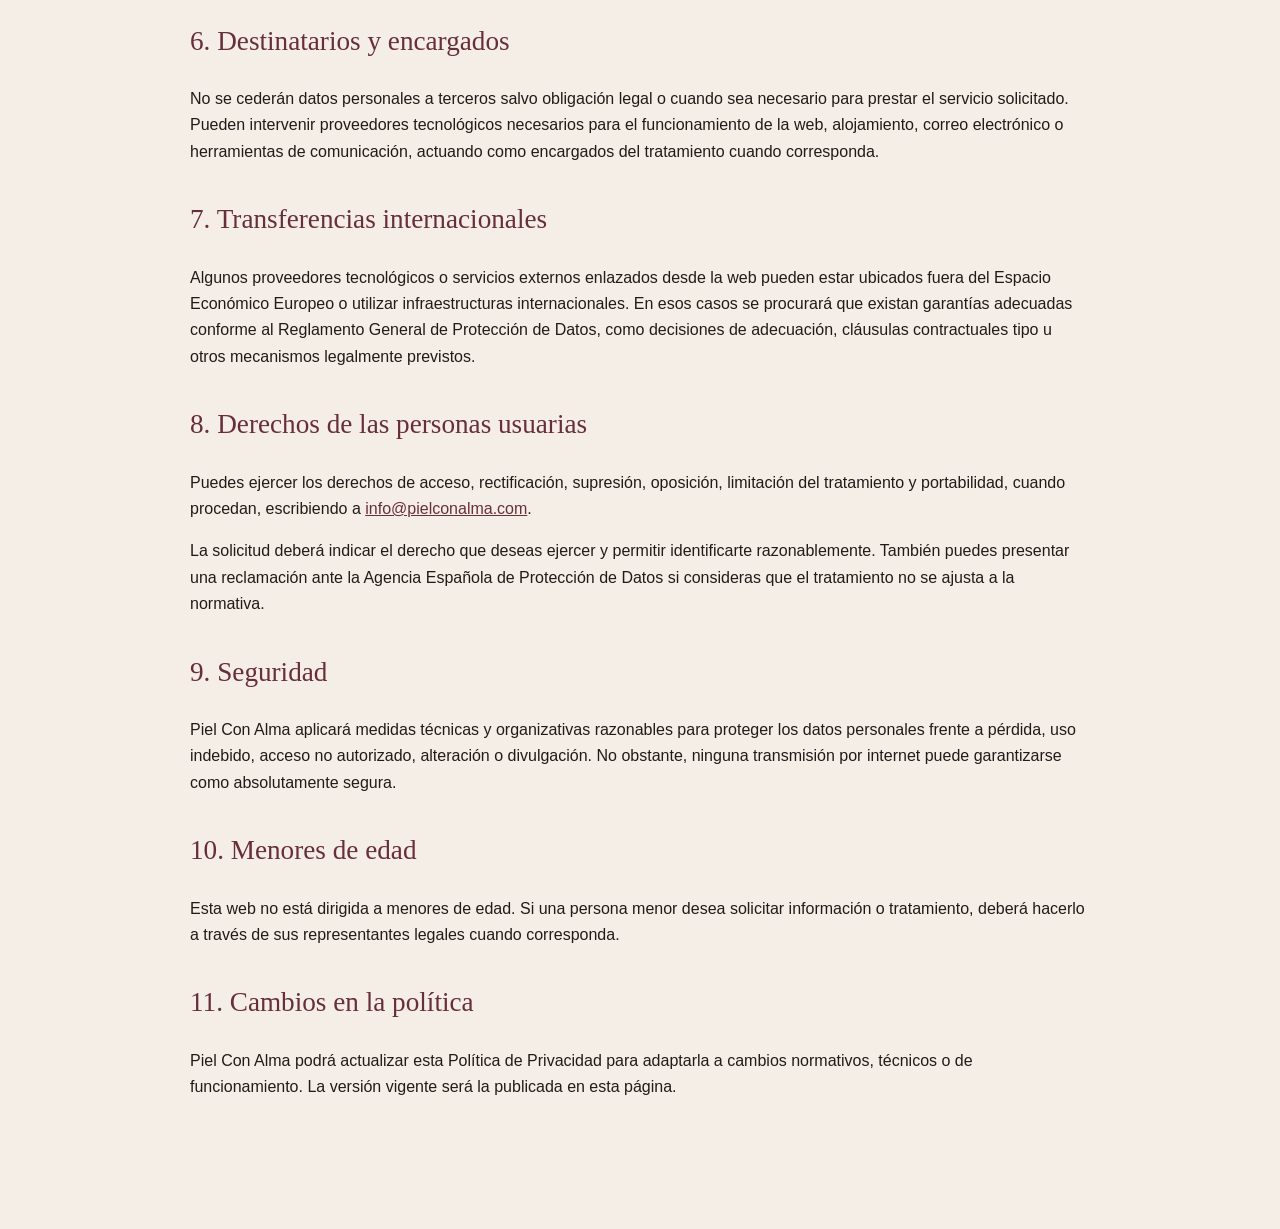
<file: politica-privacidad.html>
<!doctype html>
<html lang="es">
  <head>
    <meta charset="UTF-8" />
    <meta name="viewport" content="width=device-width, initial-scale=1.0" />
    <meta name="robots" content="noindex" />
    <title>Política de Privacidad · Piel Con Alma</title>
    <link rel="icon" type="image/svg+xml" href="/assets/favicon.svg" />
    <style>
      body{margin:0;font-family:Arial,sans-serif;color:#211b18;background:#f5eee7;line-height:1.65}main{width:min(900px,calc(100% - 2.5rem));margin:0 auto;padding:clamp(4rem,9vw,7rem) 0}h1{color:#672f3a;font-family:Georgia,serif;font-size:clamp(3rem,8vw,6rem);font-weight:400;line-height:1}h2{margin-top:2rem;color:#672f3a;font-family:Georgia,serif;font-size:1.7rem;font-weight:400}a{color:#672f3a}.back{display:inline-block;margin-bottom:2rem;text-decoration:none;border-bottom:1px solid rgba(33,27,24,.25)}li{margin:.35rem 0}
    </style>
  </head>
  <body><main>
    <a class="back" href="/">← Volver a la web</a>
    <h1>Política de Privacidad</h1>
    <p>Última actualización: 23 de junio de 2026.</p>
    <h2>1. Responsable del tratamiento</h2>
    <p>El responsable del tratamiento de los datos personales recogidos a través de este sitio web es Piel Con Alma, con domicilio en Calle El Greco 33, 37004 Salamanca. Puedes contactar por email en <a href="mailto:info@pielconalma.com">info@pielconalma.com</a>.</p>
    <h2>2. Datos personales que pueden tratarse</h2>
    <p>A través del formulario o de los enlaces de contacto pueden tratarse datos identificativos y de contacto, como nombre, teléfono, dirección de email, tratamiento de interés y cualquier información que la persona usuaria decida incluir voluntariamente en su consulta.</p>
    <p>No se deben enviar datos especialmente protegidos o información clínica sensible por el formulario o por email. Si fuera necesario valorar circunstancias personales para un tratamiento, se realizará a través de los canales adecuados y con la información necesaria en cada caso.</p>
    <h2>3. Finalidades del tratamiento</h2>
    <p>Los datos se tratarán para las siguientes finalidades:</p><ul><li>Atender solicitudes de información, cita o valoración.</li><li>Responder consultas recibidas por email, formulario o redes sociales.</li><li>Gestionar la relación precontractual o contractual con la persona interesada.</li><li>Organizar citas, seguimiento de solicitudes y comunicaciones relacionadas con el servicio.</li><li>Cumplir obligaciones legales que puedan resultar aplicables.</li></ul>
    <h2>4. Base jurídica</h2>
    <p>La base jurídica para atender consultas es el consentimiento de la persona usuaria al enviar voluntariamente sus datos. Cuando la consulta esté vinculada a una posible cita o prestación de servicios, la base jurídica será también la aplicación de medidas precontractuales o la ejecución de una relación contractual.</p>
    <p>Cuando exista una obligación legal aplicable, el tratamiento se basará en el cumplimiento de dicha obligación.</p>
    <h2>5. Conservación de los datos</h2>
    <p>Los datos se conservarán durante el tiempo necesario para atender la solicitud, gestionar la cita o mantener la relación con la persona interesada. Posteriormente podrán conservarse bloqueados durante los plazos necesarios para atender posibles responsabilidades legales.</p>
    <p>Si la persona usuaria solicita la supresión de sus datos y no existe obligación legal de conservarlos, serán eliminados.</p>
    <h2>6. Destinatarios y encargados</h2>
    <p>No se cederán datos personales a terceros salvo obligación legal o cuando sea necesario para prestar el servicio solicitado. Pueden intervenir proveedores tecnológicos necesarios para el funcionamiento de la web, alojamiento, correo electrónico o herramientas de comunicación, actuando como encargados del tratamiento cuando corresponda.</p>
    <h2>7. Transferencias internacionales</h2>
    <p>Algunos proveedores tecnológicos o servicios externos enlazados desde la web pueden estar ubicados fuera del Espacio Económico Europeo o utilizar infraestructuras internacionales. En esos casos se procurará que existan garantías adecuadas conforme al Reglamento General de Protección de Datos, como decisiones de adecuación, cláusulas contractuales tipo u otros mecanismos legalmente previstos.</p>
    <h2>8. Derechos de las personas usuarias</h2>
    <p>Puedes ejercer los derechos de acceso, rectificación, supresión, oposición, limitación del tratamiento y portabilidad, cuando procedan, escribiendo a <a href="mailto:info@pielconalma.com">info@pielconalma.com</a>.</p>
    <p>La solicitud deberá indicar el derecho que deseas ejercer y permitir identificarte razonablemente. También puedes presentar una reclamación ante la Agencia Española de Protección de Datos si consideras que el tratamiento no se ajusta a la normativa.</p>
    <h2>9. Seguridad</h2>
    <p>Piel Con Alma aplicará medidas técnicas y organizativas razonables para proteger los datos personales frente a pérdida, uso indebido, acceso no autorizado, alteración o divulgación. No obstante, ninguna transmisión por internet puede garantizarse como absolutamente segura.</p>
    <h2>10. Menores de edad</h2>
    <p>Esta web no está dirigida a menores de edad. Si una persona menor desea solicitar información o tratamiento, deberá hacerlo a través de sus representantes legales cuando corresponda.</p>
    <h2>11. Cambios en la política</h2>
    <p>Piel Con Alma podrá actualizar esta Política de Privacidad para adaptarla a cambios normativos, técnicos o de funcionamiento. La versión vigente será la publicada en esta página.</p>
  </main></body>
</html>
</file>
<file: styles.css>
:root{--cream:#f5eee7;--paper:#fbf7f2;--ink:#211b18;--wine:#672f3a;--wine-dark:#4d212a;--clay:#c97d65;--blush:#e7c9c1;--sand:#d8c8b8;--line:rgba(33,27,24,.16);--display:"Italiana","Times New Roman",serif;--sans:"DM Sans",Arial,sans-serif}*{box-sizing:border-box}html{scroll-behavior:smooth}body{margin:0;color:var(--ink);background:var(--cream);font-family:var(--sans);font-size:16px;line-height:1.55;-webkit-font-smoothing:antialiased}body.menu-open{overflow:hidden}img{display:block;max-width:100%}a{color:inherit;text-decoration:none}button,input,select,textarea{color:inherit;font:inherit}button,summary{cursor:pointer}.sr-only{position:absolute;width:1px;height:1px;padding:0;margin:-1px;overflow:hidden;clip:rect(0,0,0,0);white-space:nowrap;border:0}.skip-link{position:fixed;z-index:1000;top:1rem;left:1rem;padding:.8rem 1rem;color:#fff;background:var(--wine);transform:translateY(-150%)}.skip-link:focus{transform:translateY(0)}.site-header{position:absolute;z-index:20;top:0;left:0;display:flex;width:100%;align-items:center;justify-content:space-between;padding:1.4rem clamp(1.25rem,4vw,4.8rem)}.brand{display:inline-flex;align-items:center;gap:.75rem}.brand-name{font-family:var(--display);font-size:1.22rem;letter-spacing:.01em}.brand-mark{position:relative;display:inline-block;width:34px;height:34px;border:1px solid currentColor;border-radius:50%}.brand-mark span{position:absolute;top:6px;left:9px;width:13px;height:20px;border:1px solid currentColor;border-radius:60% 40% 65% 35%;transform:rotate(32deg)}.brand-mark span:last-child{top:8px;left:14px;transform:rotate(-28deg)}.main-nav{display:flex;align-items:center;gap:clamp(1.4rem,2.8vw,3rem);font-size:.84rem}.main-nav>a:not(.nav-cta){position:relative}.main-nav>a:not(.nav-cta)::after{position:absolute;right:0;bottom:-5px;left:0;height:1px;background:currentColor;content:"";transform:scaleX(0);transform-origin:right;transition:transform .35s ease}.main-nav>a:hover::after{transform:scaleX(1);transform-origin:left}.nav-cta{padding:.8rem 1.1rem;border:1px solid var(--ink);border-radius:100px;transition:color .25s,background .25s}.nav-cta:hover{color:var(--cream);background:var(--ink)}.menu-toggle{display:none;width:44px;height:44px;padding:12px 8px;border:0;background:0 0}.menu-toggle>span:not(.sr-only){display:block;height:1px;margin:7px 0;background:currentColor}.hero{display:grid;min-height:760px;grid-template-columns:.93fr 1.07fr}.hero-copy{display:flex;flex-direction:column;justify-content:center;padding:8.4rem clamp(2rem,5vw,6.5rem) 3.8rem clamp(1.25rem,5vw,6.5rem)}.eyebrow{display:flex;align-items:center;gap:.8rem;margin:0 0 1.5rem;color:var(--wine);font-size:.71rem;font-weight:600;letter-spacing:.17em;text-transform:uppercase}.eyebrow::before{width:26px;height:1px;background:currentColor;content:""}.eyebrow.light{color:#f5d9d0}h1,h2,h3,p{margin-top:0}h1,h2,h3{font-family:var(--display);font-weight:400}h1{margin-bottom:1.6rem;font-size:clamp(4rem,7.7vw,8.4rem);line-height:.84;letter-spacing:-.045em}h1 em,h2 em{color:var(--wine);font-weight:400}.hero-intro{max-width:33rem;margin-bottom:2.2rem;color:#60544e;font-size:clamp(1rem,1.25vw,1.18rem)}.hero-actions{display:flex;align-items:center;gap:1.8rem;margin-bottom:4.3rem}.button{display:inline-flex;min-height:52px;align-items:center;justify-content:center;gap:1.7rem;padding:.9rem 1.35rem;border:1px solid transparent;border-radius:100px;font-size:.82rem;font-weight:600;transition:transform .25s ease,color .25s,background .25s}.button:hover{transform:translateY(-2px)}.button-dark{color:#fff;background:var(--ink)}.button-dark:hover{background:var(--wine)}.button-outline{border-color:var(--ink)}.button-outline:hover{color:#fff;background:var(--ink)}.button-light{width:100%;color:var(--wine);background:var(--paper)}.text-link{padding-bottom:.2rem;border-bottom:1px solid var(--line);font-size:.82rem}.text-link span{margin-left:.5rem}.hero-trust{display:grid;width:100%;max-width:34rem;grid-template-columns:auto 1fr auto 1fr auto 1fr;align-items:center;gap:.55rem;padding-top:1.15rem;border-top:1px solid var(--line);font-size:.69rem}.hero-trust span{color:var(--clay);font-size:.57rem}.hero-trust p{margin:0}.hero-visual{position:relative;min-height:680px;overflow:hidden;border-bottom-left-radius:10rem}.hero-photo{width:100%;height:100%}.hero-photo::after{position:absolute;inset:0;background:linear-gradient(180deg,rgba(55,31,26,.05),rgba(55,31,26,.2));content:""}.hero-photo img{width:100%;height:100%;object-fit:cover}.hero-stamp{position:absolute;z-index:2;bottom:3.5rem;left:-4rem;display:grid;width:130px;height:130px;place-items:center;color:var(--wine);background:var(--blush);border-radius:50%}.hero-stamp svg{position:absolute;inset:8px;width:calc(100% - 16px);height:calc(100% - 16px);animation:spin 24s linear infinite}.hero-stamp text{fill:currentColor;font-family:var(--sans);font-size:9px;font-weight:600;letter-spacing:1.5px}.hero-stamp span{font-family:var(--display);font-size:1.45rem;font-style:italic}@keyframes spin{to{transform:rotate(360deg)}}.hero-note{position:absolute;right:2rem;bottom:1.7rem;display:flex;align-items:center;gap:.8rem;padding:.9rem 1.2rem;color:#fff;border:1px solid rgba(255,255,255,.65);border-radius:100px;backdrop-filter:blur(10px)}.hero-note p{margin:0;font-size:.75rem}.spark{color:#f1c5b8}.ticker{overflow:hidden;padding:1rem 0;color:#f5d9d0;background:var(--wine)}.ticker-track{display:flex;width:max-content;align-items:center;gap:1.8rem;animation:ticker 27s linear infinite;font-family:var(--display);font-size:1rem;letter-spacing:.08em}.ticker-track i{font-family:var(--sans);font-size:.6rem;font-style:normal}@keyframes ticker{to{transform:translateX(-50%)}}.section-pad{padding:clamp(5rem,9vw,9rem) clamp(1.25rem,6vw,7.5rem)}.manifesto{display:grid;grid-template-columns:.34fr 1fr;gap:3rem;background:var(--paper)}.manifesto-label{display:flex;gap:1.2rem;padding-top:1.1rem;font-size:.72rem}.manifesto-label span{color:var(--clay)}.manifesto-copy h2,.section-heading h2,.benefit-intro h2,.faq-title h2,.contact h2{margin-bottom:2rem;font-size:clamp(3rem,6.1vw,7.3rem);line-height:.96;letter-spacing:-.042em}.manifesto-copy h2{max-width:62rem}.manifesto-bottom{display:flex;max-width:58rem;align-items:flex-end;justify-content:space-between;gap:3rem}.manifesto-bottom>p{max-width:38rem;margin:0;color:#645852}.circle-link{display:grid;width:108px;height:108px;flex:0 0 108px;place-content:center;text-align:center;border:1px solid var(--ink);border-radius:50%;transition:color .3s,background .3s,transform .3s}.circle-link:hover{color:#fff;background:var(--wine);border-color:var(--wine);transform:rotate(-8deg)}.circle-link span{font-size:.72rem}.circle-link b{margin-top:.25rem;font-weight:400}.treatments{background:var(--cream)}.section-heading{display:grid;grid-template-columns:1fr .52fr;align-items:end;gap:3rem;margin-bottom:4.2rem}.section-heading h2{margin:0}.section-heading>p{max-width:29rem;margin-bottom:.65rem;color:#645852}.treatment-grid{display:grid;grid-template-columns:1fr .72fr 1fr;gap:1rem;align-items:start}.treatment-card{min-height:470px;padding:1rem;background:#ead8d1}.treatment-card-large{margin-top:4.8rem;background:var(--paper)}.treatment-card-photo{margin-top:1.8rem;background:#d9cabd}.card-image{position:relative;overflow:hidden;aspect-ratio:4/4.55}.card-image img{width:100%;height:100%;object-fit:cover;transition:transform .7s ease}.treatment-card:hover .card-image img{transform:scale(1.035)}.card-index{position:absolute;top:.8rem;right:.8rem;display:grid;width:34px;height:34px;place-items:center;color:#fff;background:rgba(34,28,25,.45);border:1px solid rgba(255,255,255,.5);border-radius:50%;font-size:.62rem;backdrop-filter:blur(6px)}.card-copy{display:flex;align-items:flex-end;justify-content:space-between;gap:1rem;margin-top:1.25rem}.card-copy p{margin-bottom:.25rem;color:#786761;font-size:.62rem;font-weight:600;letter-spacing:.1em;text-transform:uppercase}.card-copy h3{margin:0;font-size:clamp(1.65rem,2.4vw,2.55rem);line-height:1.02}.card-copy a{display:grid;width:40px;height:40px;flex:0 0 40px;place-items:center;border:1px solid var(--ink);border-radius:50%;transition:color .25s,background .25s}.card-copy a:hover{color:#fff;background:var(--wine);border-color:var(--wine)}.card-description{margin:1.1rem 0 0;padding-top:1rem;color:#71635d;border-top:1px solid rgba(33,27,24,.12);font-size:.8rem}.card-orbit{position:relative;display:grid;overflow:hidden;aspect-ratio:1/1.28;place-items:center;color:#f0d6d0;background:var(--wine)}.card-orbit span{position:absolute;width:70%;height:70%;border:1px solid rgba(242,218,210,.6);border-radius:50%}.card-orbit .orbit-one{transform:rotate(55deg)}.card-orbit .orbit-two{transform:rotate(-55deg)}.card-orbit::before,.card-orbit::after{position:absolute;width:30%;height:73%;border:1px solid rgba(242,218,210,.45);border-radius:50%;content:"";transform:rotate(30deg)}.card-orbit::after{transform:rotate(-30deg)}.card-orbit strong{font-family:var(--display);font-size:5rem;font-weight:400}.treatment-footer{display:flex;align-items:center;justify-content:space-between;gap:2rem;margin-top:3.2rem;padding-top:1.4rem;border-top:1px solid var(--line)}.treatment-footer p{margin:0;color:#6b5e58;font-size:.86rem}.benefits{display:grid;grid-template-columns:1fr 1.1fr;gap:clamp(3rem,8vw,9rem);padding:clamp(5rem,9vw,9rem) clamp(1.25rem,6vw,7.5rem);color:#faeee9;background:var(--wine)}.benefit-intro{position:sticky;top:4rem;align-self:start}.benefit-intro h2{color:#faeee9}.benefit-intro h2 em{color:#e5ada0}.benefit-item{display:grid;grid-template-columns:auto 90px 1fr;align-items:center;gap:1.6rem;padding:2.2rem 0;border-top:1px solid rgba(255,255,255,.2)}.benefit-item:last-child{border-bottom:1px solid rgba(255,255,255,.2)}.benefit-item>span{align-self:start;padding-top:.4rem;color:#dda497;font-size:.62rem}.benefit-icon{display:grid;width:82px;height:82px;place-items:center;border:1px solid rgba(255,255,255,.35);border-radius:50%;font-family:var(--display);font-size:2rem}.benefit-item h3{margin-bottom:.5rem;font-size:2rem}.benefit-item p{max-width:24rem;margin:0;color:#dbc2bc;font-size:.84rem}.journey{background:var(--paper)}.section-heading.compact h2{font-size:clamp(3.2rem,5.5vw,6.3rem)}.journey-steps{display:grid;margin:0;padding:0;grid-template-columns:repeat(3,1fr);gap:1.5rem;list-style:none}.journey-steps li{min-height:280px;padding:1.5rem;border:1px solid var(--line)}.journey-steps li:nth-child(2){background:var(--blush);border-color:transparent;transform:translateY(2rem)}.journey-steps>li>span{color:var(--wine);font-size:.65rem}.step-line{width:100%;height:1px;margin:3.6rem 0 1.5rem;background:var(--line)}.journey-steps h3{margin-bottom:.7rem;font-size:2.1rem}.journey-steps p{max-width:18rem;margin:0;color:#6f625c;font-size:.85rem}.quote-section{position:relative;overflow:hidden;padding:clamp(6rem,11vw,11rem) 8vw;text-align:center;background:#d4a18f}.quote-section blockquote{position:relative;z-index:2;max-width:67rem;margin:0 auto 2rem;font-family:var(--display);font-size:clamp(2.7rem,5.2vw,6.1rem);line-height:1.03;letter-spacing:-.035em}.quote-section>p{position:relative;z-index:2;margin:0;font-size:.7rem;font-weight:600;letter-spacing:.15em;text-transform:uppercase}.quote-mark{position:absolute;top:-8rem;left:2rem;color:rgba(255,255,255,.18);font-family:Georgia,serif;font-size:32rem;line-height:1}.faq{display:grid;grid-template-columns:.72fr 1fr;gap:clamp(3rem,8vw,9rem);background:var(--cream)}.faq-title h2{font-size:clamp(3.2rem,5.2vw,6rem)}.faq-list details{border-top:1px solid var(--line)}.faq-list details:last-child{border-bottom:1px solid var(--line)}.faq-list summary{display:flex;align-items:center;justify-content:space-between;gap:1rem;padding:1.5rem 0;font-family:var(--display);font-size:clamp(1.2rem,1.8vw,1.65rem);list-style:none}.faq-list summary::-webkit-details-marker{display:none}.faq-list summary span{display:grid;width:34px;height:34px;flex:0 0 34px;place-items:center;border:1px solid var(--line);border-radius:50%;font-family:var(--sans);font-size:1rem;transition:transform .25s,color .25s,background .25s}.faq-list details[open] summary span{color:#fff;background:var(--wine);transform:rotate(45deg)}.faq-list details p{max-width:38rem;padding:0 3.5rem 1.7rem 0;color:#6c5f59;font-size:.87rem}.contact{display:grid;grid-template-columns:.9fr 1fr;gap:clamp(3rem,8vw,9rem);padding:clamp(5rem,9vw,9rem) clamp(1.25rem,6vw,7.5rem);color:#f9eeea;background:var(--wine-dark)}.contact h2{max-width:43rem;margin-bottom:1.8rem;font-size:clamp(3.6rem,6.5vw,7.2rem)}.contact-copy>p:not(.eyebrow){max-width:35rem;color:#d9bbb4}.contact-details{display:flex;gap:3.2rem;margin-top:4rem}.contact-details a{font-size:.83rem}.contact-details span{display:block;margin-bottom:.65rem;color:#dca89d;font-size:.62rem;font-weight:600;letter-spacing:.12em;text-transform:uppercase}.contact-form{position:relative;align-self:start;padding:clamp(1.5rem,3vw,2.7rem);color:var(--ink);background:#d9a99c}.field{margin-bottom:1.4rem}.field-row{display:grid;grid-template-columns:1fr 1fr;gap:1.2rem}.field label{display:block;margin-bottom:.45rem;font-size:.66rem;font-weight:600;letter-spacing:.08em;text-transform:uppercase}.field input,.field select,.field textarea{width:100%;padding:.85rem 0;border:0;border-bottom:1px solid rgba(33,27,24,.3);outline:0;background:0 0;border-radius:0}.field input:focus,.field select:focus,.field textarea:focus{border-bottom-color:var(--wine)}.field input::placeholder,.field textarea::placeholder{color:rgba(33,27,24,.52)}.field textarea{resize:vertical}.privacy{display:flex;align-items:flex-start;gap:.65rem;margin:.3rem 0 1.5rem;font-size:.68rem}.privacy input{accent-color:var(--wine)}.form-note{margin:.7rem 0 0;text-align:center;font-size:.63rem}.form-success{position:absolute;z-index:3;inset:0;display:none;align-items:flex-start;gap:1.2rem;padding:clamp(2rem,5vw,4rem);color:var(--ink);background:var(--blush)}.form-success.show{display:flex}.contact-form.submitted>*:not(.form-success){display:none}.contact-form.submitted .form-success{position:static;min-height:430px}.form-success>span{display:grid;width:42px;height:42px;flex:0 0 42px;place-items:center;color:#fff;background:var(--wine);border-radius:50%}.form-success strong{font-family:var(--display);font-size:2rem;font-weight:400}.form-success p{margin:.7rem 0 1.5rem}.form-success button,.form-success a{display:inline-block;margin:.25rem .4rem .25rem 0;padding:.7rem 1rem;border:1px solid var(--ink);border-radius:100px;background:0 0;font-size:.72rem}.form-success a{color:#fff;background:var(--wine);border-color:var(--wine)}footer{display:grid;grid-template-columns:1fr 1fr auto;align-items:center;gap:2rem;padding:2.3rem clamp(1.25rem,4vw,4.8rem);color:#d9bbb4;background:#28181a;font-size:.72rem}.footer-brand{color:#f5e8e3}footer p{margin:0}.footer-links{display:flex;justify-content:flex-end;gap:1.5rem}.copyright{grid-column:1/-1;padding-top:1.2rem;border-top:1px solid rgba(255,255,255,.1);color:#8d7470}.reveal{opacity:0;transform:translateY(24px);transition:opacity .8s ease,transform .8s cubic-bezier(.2,.7,.2,1)}.reveal.is-visible{opacity:1;transform:translateY(0)}.reveal-delay{transition-delay:.12s}@media(max-width:1050px){.hero{min-height:auto;grid-template-columns:1fr 1fr}.hero-copy{padding-right:2rem}.hero-trust{grid-template-columns:auto 1fr}.hero-stamp{left:-3rem}.treatment-grid{grid-template-columns:1fr 1fr}.treatment-card-photo{grid-column:1/-1;width:calc(50% - .5rem);margin-top:0;margin-left:auto}.benefits{grid-template-columns:.85fr 1.15fr;gap:3rem}.contact{gap:3rem}}@media(max-width:800px){.site-header{position:absolute}.menu-toggle{position:relative;z-index:31;display:block}.main-nav{position:fixed;z-index:30;inset:0;display:flex;flex-direction:column;align-items:flex-start;justify-content:center;gap:1.5rem;padding:4rem 2rem;color:#fff;background:var(--wine);font-family:var(--display);font-size:2.4rem;opacity:0;pointer-events:none;transform:translateY(-15px);transition:opacity .25s,transform .25s}.main-nav.open{opacity:1;pointer-events:auto;transform:translateY(0)}.nav-cta{margin-top:1rem;border-color:#fff;font-family:var(--sans);font-size:.85rem}body.menu-open .menu-toggle{color:#fff}.hero{display:flex;flex-direction:column}.hero-copy{min-height:680px;padding:8rem 1.25rem 3.5rem}h1{font-size:clamp(4.5rem,19vw,7rem)}.hero-visual{min-height:680px;border-bottom-left-radius:6rem;border-top-right-radius:6rem}.hero-stamp{top:-3rem;bottom:auto;left:1.25rem}.hero-note{right:1rem}.manifesto,.section-heading,.benefits,.faq,.contact{grid-template-columns:1fr}.manifesto-label{padding:0}.manifesto-bottom{align-items:center}.section-heading{gap:1rem}.treatment-grid{grid-template-columns:1fr}.treatment-card,.treatment-card-large,.treatment-card-photo{width:100%;margin:0}.treatment-card-photo{grid-column:auto}.card-image,.card-orbit{aspect-ratio:4/4.1}.benefit-intro{position:static}.journey-steps{grid-template-columns:1fr}.journey-steps li:nth-child(2){transform:none}.contact-details{margin-top:2.5rem}footer{grid-template-columns:1fr}.footer-links{justify-content:flex-start}}@media(max-width:520px){.hero-copy{min-height:640px}.hero-actions,.treatment-footer,.manifesto-bottom,.contact-details{align-items:flex-start;flex-direction:column}.hero-trust{grid-template-columns:auto 1fr;gap:.7rem}.hero-visual{min-height:560px}.section-pad,.benefits,.contact{padding-top:4.8rem;padding-bottom:4.8rem}.manifesto-copy h2,.section-heading h2,.benefit-intro h2,.faq-title h2,.contact h2{font-size:clamp(3rem,15vw,4.7rem)}.circle-link{width:88px;height:88px;flex-basis:88px}.benefit-item{grid-template-columns:auto 60px 1fr;gap:1rem}.benefit-icon{width:58px;height:58px}.field-row{grid-template-columns:1fr;gap:0}}@media(prefers-reduced-motion:reduce){html{scroll-behavior:auto}*,*::before,*::after{animation-duration:.01ms!important;animation-iteration-count:1!important;transition-duration:.01ms!important}.reveal{opacity:1;transform:none}}
</file>
<file: hero-cta.css>
.hero-cta {
  position: relative;
  display: inline-flex;
  max-width: 25rem;
  flex-direction: column;
  align-items: flex-start;
  gap: 0.65rem;
  padding: 0.85rem;
  background: rgba(255, 249, 245, 0.78);
  border: 1px solid rgba(154, 93, 93, 0.18);
  border-radius: 30px;
  box-shadow: 0 24px 60px rgba(103, 47, 58, 0.14);
}

.hero-cta-kicker {
  display: inline-flex;
  align-items: center;
  gap: 0.45rem;
  margin: 0;
  padding: 0.35rem 0.75rem;
  color: var(--wine);
  background: #fff;
  border: 1px solid rgba(103, 47, 58, 0.16);
  border-radius: 100px;
  font-size: 0.7rem;
  font-weight: 800;
  letter-spacing: 0.09em;
  text-transform: uppercase;
}

.hero-cta-kicker::before {
  width: 0.48rem;
  height: 0.48rem;
  content: "";
  background: var(--clay);
  border-radius: 50%;
  box-shadow: 0 0 0 5px rgba(183, 123, 95, 0.16);
}

.hero-cta-note {
  max-width: 21rem;
  margin: 0 0.25rem;
  color: #5f514a;
  font-size: 0.82rem;
  font-weight: 600;
  line-height: 1.55;
}

.hero-primary-cta {
  width: 100%;
  min-height: 78px;
  justify-content: flex-start;
  padding: 1.05rem 1.15rem 1.05rem 1.55rem;
  color: #fff9f5;
  background:
    radial-gradient(circle at 12% 15%, rgba(255, 255, 255, 0.26), transparent 32%),
    linear-gradient(135deg, #5d2634 0%, var(--wine) 46%, var(--clay) 100%);
  border-color: rgba(255, 255, 255, 0.32);
  box-shadow: 0 24px 52px rgba(103, 47, 58, 0.34), inset 0 1px 0 rgba(255, 255, 255, 0.25);
  font-size: 1.02rem;
  letter-spacing: 0.02em;
}

.hero-primary-cta strong,
.hero-primary-cta small {
  display: block;
}

.hero-primary-cta strong {
  font-size: clamp(1rem, 1.25vw, 1.16rem);
}

.hero-primary-cta small {
  margin-top: 0.18rem;
  color: rgba(255, 249, 245, 0.78);
  font-size: 0.72rem;
  font-weight: 700;
  letter-spacing: 0.08em;
  text-transform: uppercase;
}

.hero-primary-cta span {
  flex: 0 0 auto;
  display: grid;
  width: 42px;
  height: 42px;
  margin-left: auto;
  place-items: center;
  color: var(--wine);
  background: #fff6f0;
  border-radius: 50%;
  transition: transform 0.25s ease;
}

.hero-primary-cta:hover {
  background: linear-gradient(135deg, var(--wine-dark), var(--wine));
  box-shadow: 0 30px 62px rgba(103, 47, 58, 0.42);
}

.hero-primary-cta:hover span {
  transform: translate(2px, -2px);
}

/* Ajustes de legibilidad: textos secundarios más cómodos sin cambiar el diseño base. */

.hero-cta-kicker {
  font-size: clamp(0.76rem, 0.86vw, 0.86rem);
}

.hero-cta-note {
  max-width: 23rem;
  font-size: clamp(0.93rem, 1vw, 1rem);
  line-height: 1.6;
}

.hero-primary-cta small {
  font-size: clamp(0.78rem, 0.9vw, 0.86rem);
}

.text-link {
  font-size: clamp(0.94rem, 1vw, 1rem);
  font-weight: 600;
}

.hero-trust {
  max-width: 38rem;
  gap: 0.7rem;
  font-size: clamp(0.95rem, 1.05vw, 1.05rem);
  line-height: 1.35;
}

.hero-trust span {
  font-size: clamp(0.78rem, 0.86vw, 0.86rem);
  font-weight: 700;
}

.hero-note p,
.card-description,
.treatment-footer p,
.benefit-item p,
.journey-steps p,
.faq-list details p,
.contact-details a,
footer {
  font-size: clamp(0.9rem, 1vw, 1rem);
}

.card-copy p,
.contact-details span,
.field label,
.privacy,
.form-note,
.form-success button,
.form-success a,
.local-seo-list span {
  font-size: clamp(0.72rem, 0.82vw, 0.8rem);
}

.local-seo-list p {
  font-size: clamp(0.9rem, 1vw, 1rem);
}

.email-notice {
  position: fixed;
  z-index: 80;
  right: clamp(1rem, 3vw, 2rem);
  bottom: clamp(1rem, 3vw, 2rem);
  width: min(92vw, 360px);
  padding: 1rem;
  color: #fff9f5;
  background: linear-gradient(135deg, var(--wine-dark), var(--wine));
  border: 1px solid rgba(255, 255, 255, 0.22);
  border-radius: 24px;
  box-shadow: 0 24px 58px rgba(33, 27, 24, 0.26);
  opacity: 0;
  pointer-events: none;
  transform: translateY(16px);
  transition: opacity 0.25s ease, transform 0.25s ease;
}

.email-notice.show {
  opacity: 1;
  pointer-events: auto;
  transform: translateY(0);
}

.email-notice strong {
  display: block;
  margin-bottom: 0.35rem;
  font-family: var(--display);
  font-size: 1.65rem;
  font-weight: 400;
  line-height: 1;
}

.email-notice p {
  margin: 0 0 0.9rem;
  color: rgba(255, 249, 245, 0.82);
  font-size: 0.94rem;
}

.email-notice div div {
  display: flex;
  flex-wrap: wrap;
  gap: 0.55rem;
}

.email-notice a,
.email-notice button {
  display: inline-flex;
  min-height: 40px;
  align-items: center;
  padding: 0.65rem 0.85rem;
  color: var(--wine);
  background: #fff6f0;
  border: 1px solid rgba(255, 255, 255, 0.4);
  border-radius: 999px;
  font-size: 0.82rem;
  font-weight: 700;
}

.email-notice button {
  color: #fff9f5;
  background: transparent;
}

/* Headings grandes: menos saltos raros y líneas más equilibradas. */

h1,
.manifesto-copy h2,
.section-heading h2,
.benefit-intro h2,
.faq-title h2,
.contact h2,
.local-seo h2 {
  text-wrap: balance;
  overflow-wrap: normal;
  hyphens: none;
}

h1 {
  max-width: 15ch;
  font-size: clamp(3.7rem, 5.8vw, 6.8rem);
  line-height: 0.92;
}

.section-heading.compact h2 {
  max-width: 17ch;
  font-size: clamp(3rem, 4.7vw, 5.4rem);
  line-height: 0.98;
}

@media (max-width: 520px) {
  .hero-cta-note,
  .text-link,
  .hero-trust,
  .card-description,
  .benefit-item p,
  .journey-steps p,
  .faq-list details p {
    font-size: 1rem;
  }

  .hero-trust {
    row-gap: 0.85rem;
  }
}

@media (max-width: 800px) {
  h1 {
    max-width: 15ch;
    font-size: clamp(3.35rem, 10.2vw, 5.1rem);
    line-height: 0.94;
  }

  .section-heading.compact h2 {
    max-width: 17ch;
    font-size: clamp(3rem, 8.8vw, 4.6rem);
  }
}

@media (max-width: 520px) {
  h1 {
    max-width: 15ch;
    font-size: clamp(3rem, 10.5vw, 4.05rem);
    line-height: 0.96;
  }
}
</file>
<file: seo.css>
.local-seo {
  display: grid;
  grid-template-columns: 1fr 0.86fr;
  gap: clamp(2.5rem, 6vw, 6rem);
  background: var(--paper);
  border-top: 1px solid rgba(33, 27, 24, 0.08);
}

.local-seo h2 {
  max-width: 58rem;
  margin-bottom: 1.7rem;
  font-size: clamp(2.7rem, 5.1vw, 6.2rem);
  line-height: 0.98;
  letter-spacing: -0.04em;
}

.local-seo-copy > p:not(.eyebrow) {
  max-width: 43rem;
  color: #645852;
}

.local-seo-list {
  display: grid;
  align-content: start;
  gap: 0.9rem;
}

.local-seo-list article {
  padding: 1.35rem;
  background: #f2e6de;
  border: 1px solid rgba(33, 27, 24, 0.08);
}

.local-seo-list span {
  display: inline-block;
  margin-bottom: 1.4rem;
  color: var(--clay);
  font-size: 0.62rem;
  font-weight: 700;
  letter-spacing: 0.12em;
}

.local-seo-list h3 {
  margin-bottom: 0.55rem;
  font-size: clamp(1.6rem, 2.6vw, 2.35rem);
  line-height: 1;
}

.local-seo-list p {
  margin: 0;
  color: #71635d;
  font-size: 0.82rem;
}

@media (max-width: 800px) {
  .local-seo {
    grid-template-columns: 1fr;
  }
}

@media (max-width: 520px) {
  .local-seo h2 {
    font-size: clamp(3rem, 15vw, 4.7rem);
  }
}
</file>
